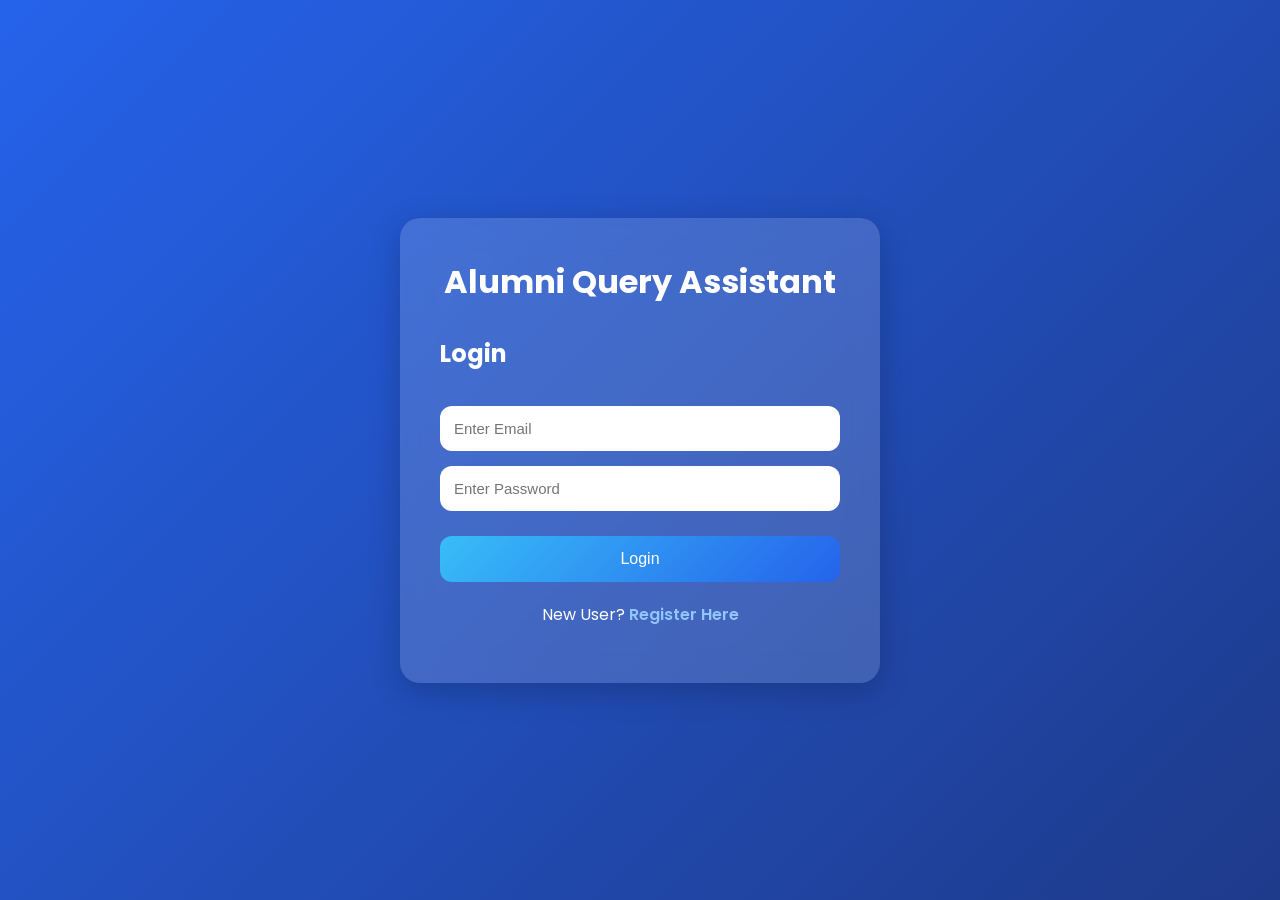
<file: Alumini_Project/Frontend/index.html>
<!DOCTYPE html>
<html lang="en">

<head>

    <meta charset="UTF-8">

    <meta name="viewport"
          content="width=device-width, initial-scale=1.0">

    <title>Login</title>

    <link rel="stylesheet" href="style.css">

</head>

<body>

    <div class="auth-container">

        <div class="auth-card">

            <h1>Alumni Query Assistant</h1>

            <!-- LOGIN FORM -->

            <div id="loginForm">

                <h2>Login</h2>

                <input
                    type="email"
                    id="loginEmail"
                    placeholder="Enter Email"
                >

                <input
                    type="password"
                    id="loginPassword"
                    placeholder="Enter Password"
                >

                <button onclick="loginStudent()">
                    Login
                </button>

                <p>
                    New User?

                    <span onclick="showRegister()">
                        Register Here
                    </span>
                </p>

            </div>

            <!-- REGISTER FORM -->

            <div id="registerForm" style="display:none;">

                <h2>Register</h2>

                <input
                    type="text"
                    id="studentName"
                    placeholder="Enter Name"
                >

                <input
                    type="email"
                    id="studentEmail"
                    placeholder="Enter Email"
                >

                <input
                    type="password"
                    id="studentPassword"
                    placeholder="Enter Password"
                >

                <input
                    type="text"
                    id="studentDepartment"
                    placeholder="Enter Department"
                >

                <button onclick="registerStudent()">
                    Register
                </button>

                <p>
                    Already have account?

                    <span onclick="showLogin()">
                        Login Here
                    </span>
                </p>

            </div>

        </div>

    </div>

    <script src="script.js"></script>

</body>
</html>
</file>
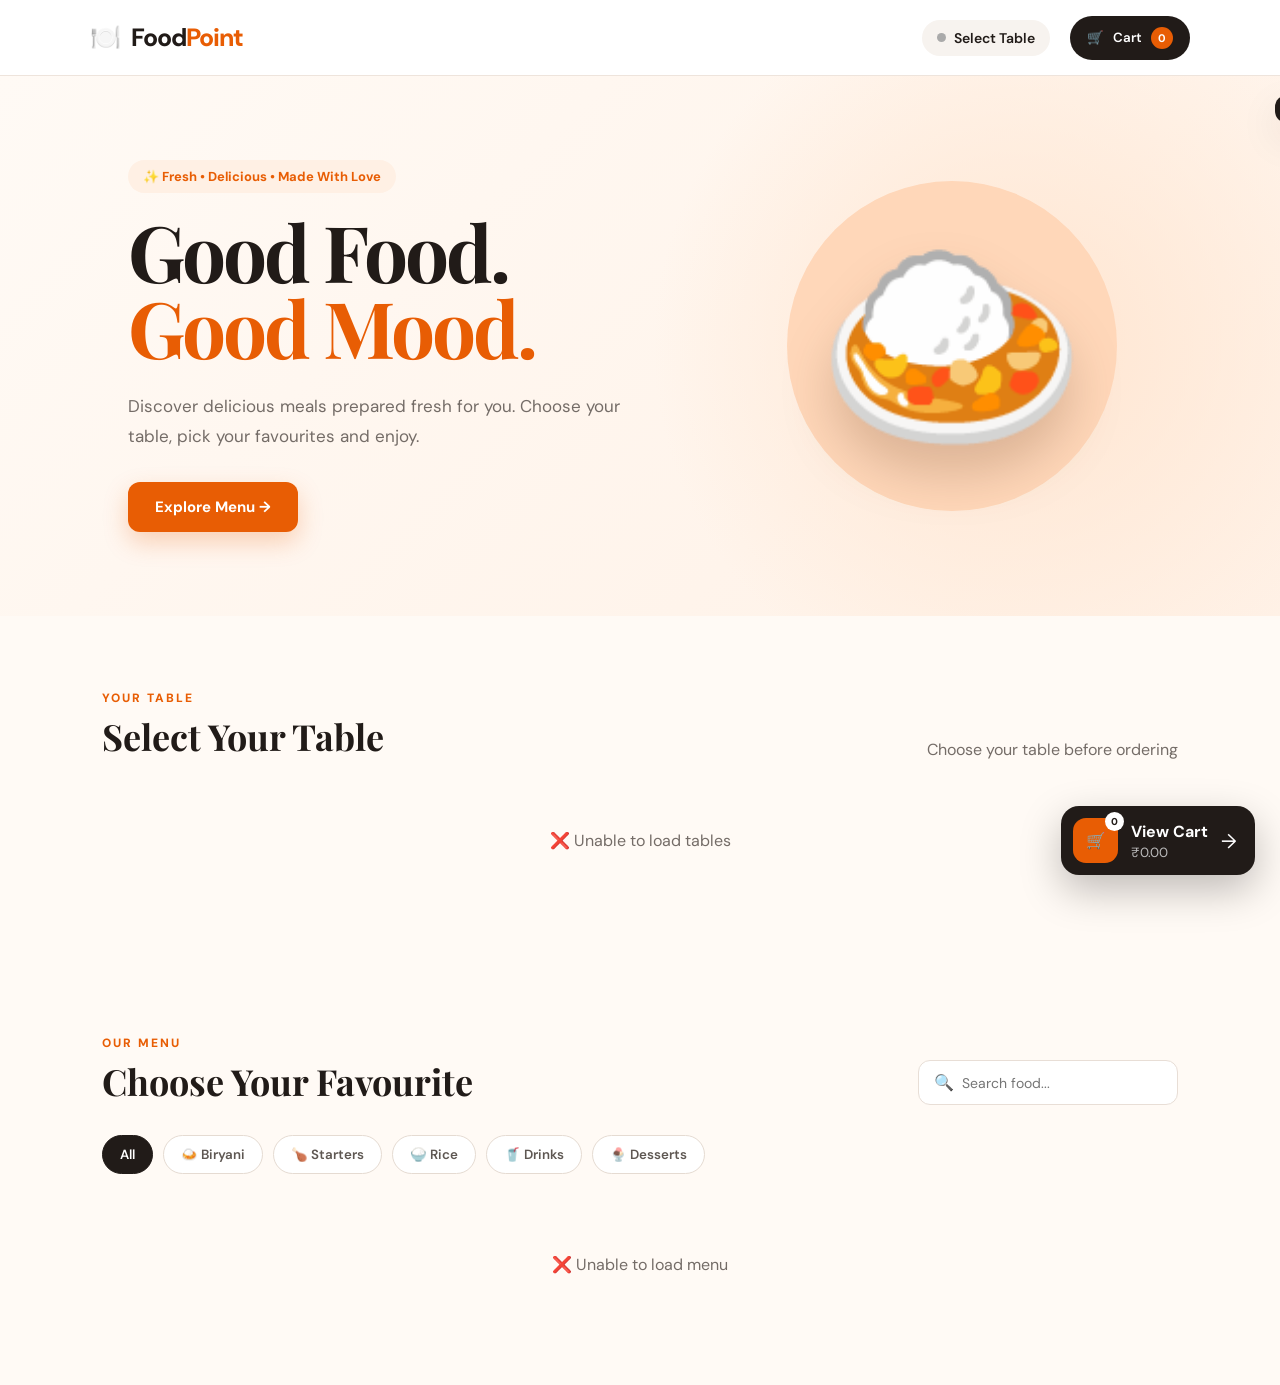
<file: Billing_system/frontend/customer/index.html>
<!-- index.html -->
<!DOCTYPE html>
<html lang="en">
<head>
    <meta charset="UTF-8">
    <meta name="viewport" content="width=device-width, initial-scale=1.0">
    <title>FoodPoint | Restaurant</title>
    <link rel="stylesheet" href="style.css">
</head>
<body>

<header class="navbar">
    <div class="logo">
        <span>🍽️</span>
        Food<span>Point</span>
    </div>

    <div class="nav-right">
        <div class="table-status">
            <span class="status-dot"></span>
            <span id="selectedTableText">Select Table</span>
        </div>

        <button class="cart-button" onclick="openCart()">
            🛒
            <span>Cart</span>
            <b id="cartCount">0</b>
        </button>
    </div>
</header>

<section class="hero">
    <div class="hero-content">
        <span class="hero-tag">✨ Fresh • Delicious • Made With Love</span>
        <h1>Good Food.<br><span>Good Mood.</span></h1>
        <p>
            Discover delicious meals prepared fresh for you.
            Choose your table, pick your favourites and enjoy.
        </p>

        <button onclick="document.getElementById('menu').scrollIntoView({behavior:'smooth'})">
            Explore Menu →
        </button>
    </div>

    <div class="hero-food">
        <div class="hero-circle"></div>
        <div class="food-emoji">🍛</div>
    </div>
</section>

<section class="table-section">
    <div class="section-title">
        <div>
            <span>YOUR TABLE</span>
            <h2>Select Your Table</h2>
        </div>
        <p>Choose your table before ordering</p>
    </div>

    <div id="tablesContainer" class="tables-container">
        <div class="loading">Loading tables...</div>
    </div>
</section>

<section class="menu-section" id="menu">

    <div class="section-title">
        <div>
            <span>OUR MENU</span>
            <h2>Choose Your Favourite</h2>
        </div>
        <div class="search-box">
            🔍
            <input
                type="text"
                id="searchInput"
                placeholder="Search food..."
                oninput="searchFoods()"
            >
        </div>
    </div>

    <div class="categories">
        <button class="category active" onclick="filterCategory('ALL', this)">
            All
        </button>

        <button class="category" onclick="filterCategory('BIRYANI', this)">
            🍛 Biryani
        </button>

        <button class="category" onclick="filterCategory('STARTERS', this)">
            🍗 Starters
        </button>

        <button class="category" onclick="filterCategory('RICE', this)">
            🍚 Rice
        </button>

        <button class="category" onclick="filterCategory('DRINKS', this)">
            🥤 Drinks
        </button>

        <button class="category" onclick="filterCategory('DESSERTS', this)">
            🍨 Desserts
        </button>
    </div>

    <div id="foodsContainer" class="food-grid">
        <div class="loading">Loading menu...</div>
    </div>

</section>

<div class="floating-cart" onclick="openCart()">
    <div class="floating-cart-icon">
        🛒
        <span id="floatingCartCount">0</span>
    </div>

    <div>
        <strong>View Cart</strong>
        <small id="floatingCartTotal">₹0.00</small>
    </div>

    <span>→</span>
</div>

<div id="cartModal" class="modal">
    <div class="modal-content cart-modal">

        <button class="close-btn" onclick="closeCart()">×</button>

        <div class="modal-header">
            <span>YOUR ORDER</span>
            <h2>Shopping Cart 🛒</h2>
        </div>

        <div id="cartItems" class="cart-items"></div>

        <div id="emptyCart" class="empty-cart">
            <div>🛒</div>
            <h3>Your cart is empty</h3>
            <p>Add some delicious food to continue.</p>
        </div>

        <div class="bill-section">
            <div>
                <span>Subtotal</span>
                <strong id="subtotal">₹0.00</strong>
            </div>

            <div>
                <span>GST (5%)</span>
                <strong id="gst">₹0.00</strong>
            </div>

            <div class="grand-total">
                <span>Total</span>
                <strong id="grandTotal">₹0.00</strong>
            </div>
        </div>

        <button
            id="placeOrderBtn"
            class="place-order-btn"
            onclick="placeOrder()"
        >
            Place Order →
        </button>

    </div>
</div>

<div id="successModal" class="modal">
    <div class="modal-content success-modal">

        <button class="close-btn" onclick="closeSuccess()">×</button>

        <div class="success-icon">✓</div>

        <h2>Order Placed!</h2>

        <p>
            Your order has been successfully sent to the kitchen.
        </p>

        <div class="success-info">
            <div>
                <span>Table</span>
                <strong id="successTable">-</strong>
            </div>

            <div>
                <span>Order Total</span>
                <strong id="successTotal">₹0.00</strong>
            </div>
        </div>

        <button onclick="closeSuccess()">Continue Ordering</button>

    </div>
</div>

<div id="toast" class="toast"></div>

<script src="script.js"></script>

</body>
</html>
</file>
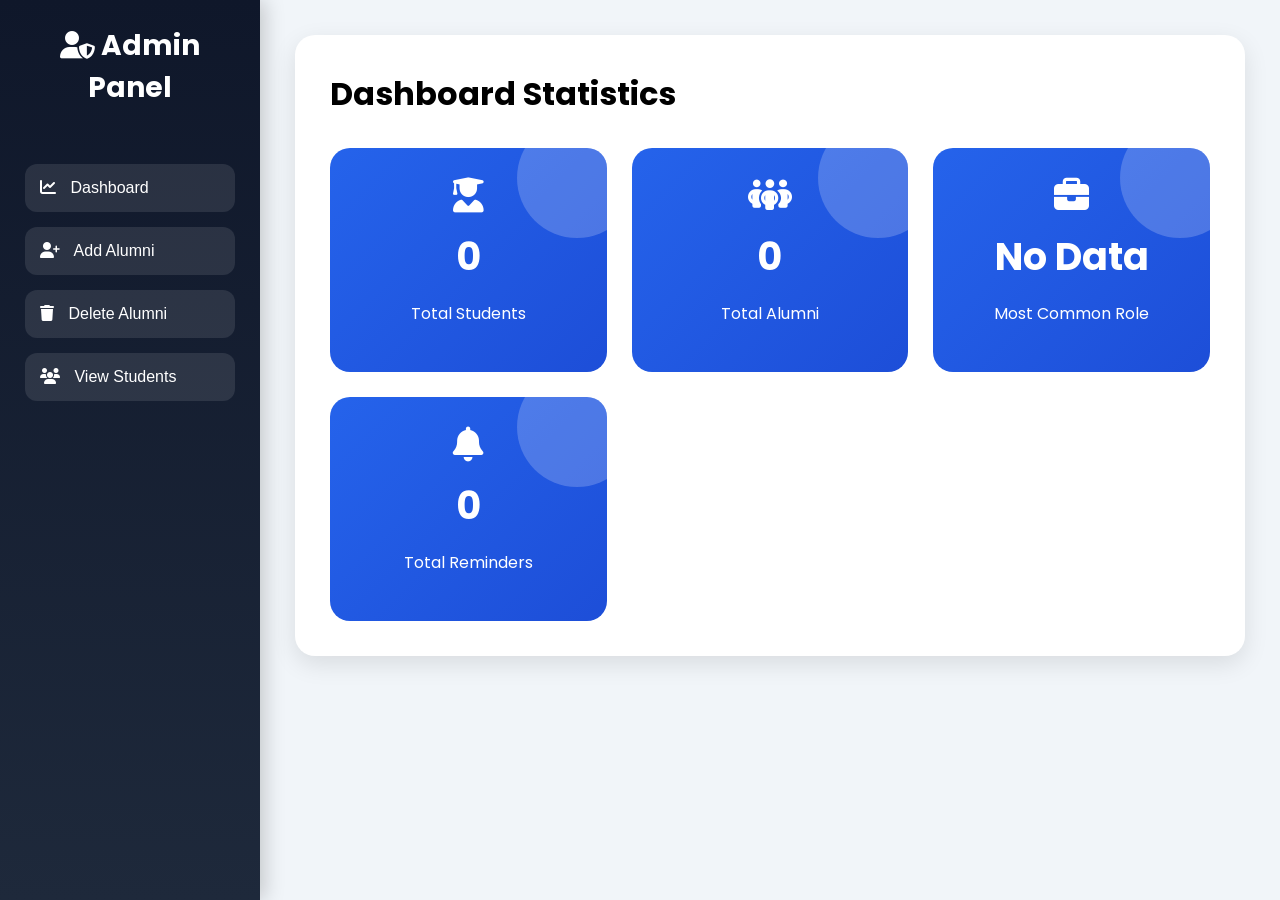
<file: Alumini_Project/Frontend/admin.html>
<!DOCTYPE html>
<html lang="en">

<head>

    <meta charset="UTF-8">

    <meta name="viewport"
          content="width=device-width, initial-scale=1.0">

    <title>Admin Dashboard</title>

    <link rel="stylesheet" href="style.css">

    <!-- ICONS -->

    <link rel="stylesheet"
          href="https://cdnjs.cloudflare.com/ajax/libs/font-awesome/6.5.1/css/all.min.css">

</head>

<body>

    <div class="admin-container">

        <!-- SIDEBAR -->

        <div class="sidebar">

            <h2>
                <i class="fa-solid fa-user-shield"></i>
                Admin Panel
            </h2>

            <button onclick="showSection('dashboardSection')">
                <i class="fa-solid fa-chart-line"></i>
                Dashboard
            </button>

            <button onclick="showSection('addSection')">
                <i class="fa-solid fa-user-plus"></i>
                Add Alumni
            </button>

            <button onclick="showSection('deleteSection')">
                <i class="fa-solid fa-trash"></i>
                Delete Alumni
            </button>

            <button onclick="showSection('studentsSection')">
                <i class="fa-solid fa-users"></i>
                View Students
            </button>

        </div>

        <!-- CONTENT -->

        <div class="content">

            <!-- DASHBOARD -->

            <div id="dashboardSection"
                 class="section active-section">

                <h1>Dashboard Statistics</h1>

                <div class="stats-container">

                    <div class="stat-card glow-card">

                        <i class="fa-solid fa-user-graduate"></i>

                        <h2 id="totalStudents">0</h2>

                        <p>Total Students</p>

                    </div>

                    <div class="stat-card glow-card">

                        <i class="fa-solid fa-people-group"></i>

                        <h2 id="totalAlumni">0</h2>

                        <p>Total Alumni</p>

                    </div>

                    <div class="stat-card glow-card">

                        <i class="fa-solid fa-briefcase"></i>

                        <h2 id="commonRole">No Data</h2>

                        <p>Most Common Role</p>

                    </div>

                    <div class="stat-card glow-card">

                        <i class="fa-solid fa-bell"></i>

                        <h2 id="totalReminders">0</h2>

                        <p>Total Reminders</p>

                    </div>

                </div>

            </div>

            <!-- ADD ALUMNI -->

            <div id="addSection"
                 class="section"
                 style="display:none;">

                <h1>Add Alumni</h1>

                <div class="form-grid">

                    <input type="text"
                           id="alumniName"
                           placeholder="Name">

                    <input type="text"
                           id="alumniCompany"
                           placeholder="Company">

                    <input type="text"
                           id="alumniRole"
                           placeholder="Role">

                    <input type="text"
                           id="alumniSkills"
                           placeholder="Skills">

                    <input type="number"
                           id="alumniBatch"
                           placeholder="Batch Year">

                    <input type="text"
                           id="alumniContact"
                           placeholder="Contact">

                </div>

                <button class="main-btn"
                        onclick="addAlumni()">
                    Add Alumni
                </button>

            </div>

            <!-- DELETE ALUMNI -->

            <div id="deleteSection"
                 class="section"
                 style="display:none;">

                <h1>Delete Alumni</h1>

                <div id="alumniList"></div>

            </div>

            <!-- STUDENTS -->

            <div id="studentsSection"
                 class="section"
                 style="display:none;">

                <h1>Registered Students</h1>

                <div id="studentsList"></div>

            </div>

        </div>

    </div>

    <script src="script.js"></script>

</body>
</html>
</file>
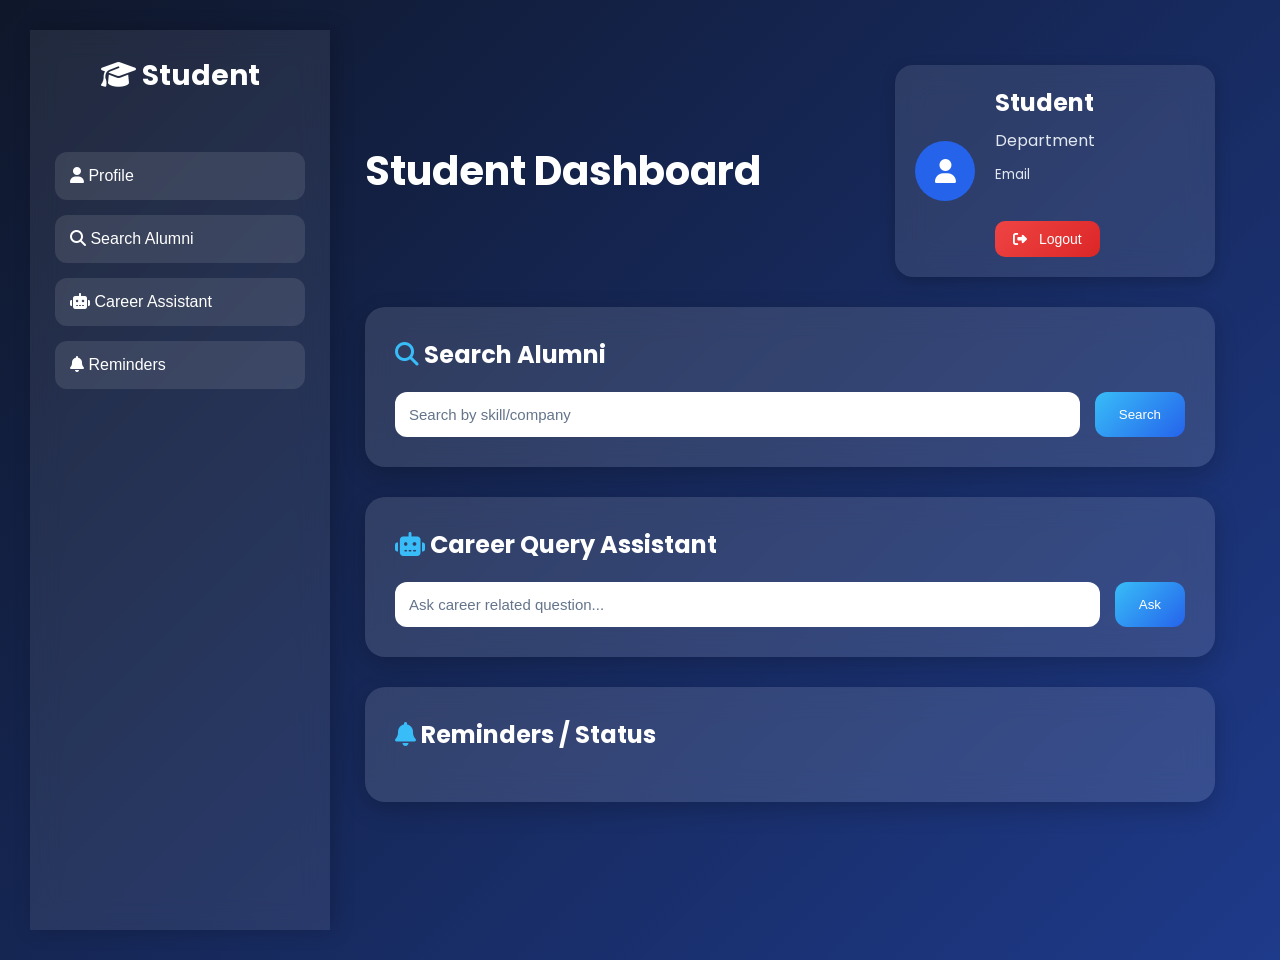
<file: Alumini_Project/Frontend/dashboard.html>
<!DOCTYPE html>
<html lang="en">

<head>

    <meta charset="UTF-8">

    <meta name="viewport"
          content="width=device-width,
                   initial-scale=1.0">

    <title>Student Dashboard</title>

    <link rel="stylesheet"
          href="style.css">

    <!-- ICONS -->

    <link rel="stylesheet"
          href="https://cdnjs.cloudflare.com/ajax/libs/font-awesome/6.5.1/css/all.min.css">

</head>

<body class="dashboard-body">

    <div class="student-layout">

        <!-- SIDEBAR -->

        <div class="student-sidebar">

            <h2>
                <i class="fa-solid fa-graduation-cap"></i>
                Student
            </h2>

            <button>
                <i class="fa-solid fa-user"></i>
                Profile
            </button>

            <button>
                <i class="fa-solid fa-magnifying-glass"></i>
                Search Alumni
            </button>

            <button>
                <i class="fa-solid fa-robot"></i>
                Career Assistant
            </button>

            <button>
                <i class="fa-solid fa-bell"></i>
                Reminders
            </button>

        </div>

        <!-- MAIN CONTENT -->

        <div class="student-content">

            <!-- TOP BAR -->

            <div class="top-bar">

                <h1>
                    Student Dashboard
                </h1>

                <!-- PROFILE -->

            <div class="profile-card">

    <div class="profile-icon">

        <i class="fa-solid fa-user"></i>

    </div>

    <div class="profile-details">

        <h3 id="profileName">
            Student
        </h3>

        <p id="profileDepartment">
            Department
        </p>

        <small id="profileEmail">
            Email
        </small>

        <br><br>

        <button
            class="logout-btn"
            onclick="logoutStudent()"
        >
            <i class="fa-solid fa-right-from-bracket"></i>

            Logout
        </button>

    </div>

</div>

            </div>

            <!-- SEARCH -->

            <div class="dashboard-card">

                <h2>
                    <i class="fa-solid fa-magnifying-glass"></i>
                    Search Alumni
                </h2>

                <div class="search-section">

                    <input
                        type="text"
                        id="searchInput"
                        placeholder="Search by skill/company"
                    >

                    <button onclick="searchAlumni()">
                        Search
                    </button>

                </div>

                <div id="results"></div>

            </div>

            <!-- CHATBOT -->

            <div class="dashboard-card">

                <h2>
                    <i class="fa-solid fa-robot"></i>
                    Career Query Assistant
                </h2>

                <div class="chat-container">

                    <input
                        type="text"
                        id="questionInput"
                        placeholder="Ask career related question..."
                    >

                    <button onclick="askQuestion()">
                        Ask
                    </button>

                </div>

                <div id="answerBox"></div>

            </div>

            <!-- REMINDERS -->

            <div class="dashboard-card">

                <h2>
                    <i class="fa-solid fa-bell"></i>
                    Reminders / Status
                </h2>

                <div id="remindersBox"></div>

            </div>

        </div>

    </div>

    <script src="script.js"></script>

</body>
</html>
</file>
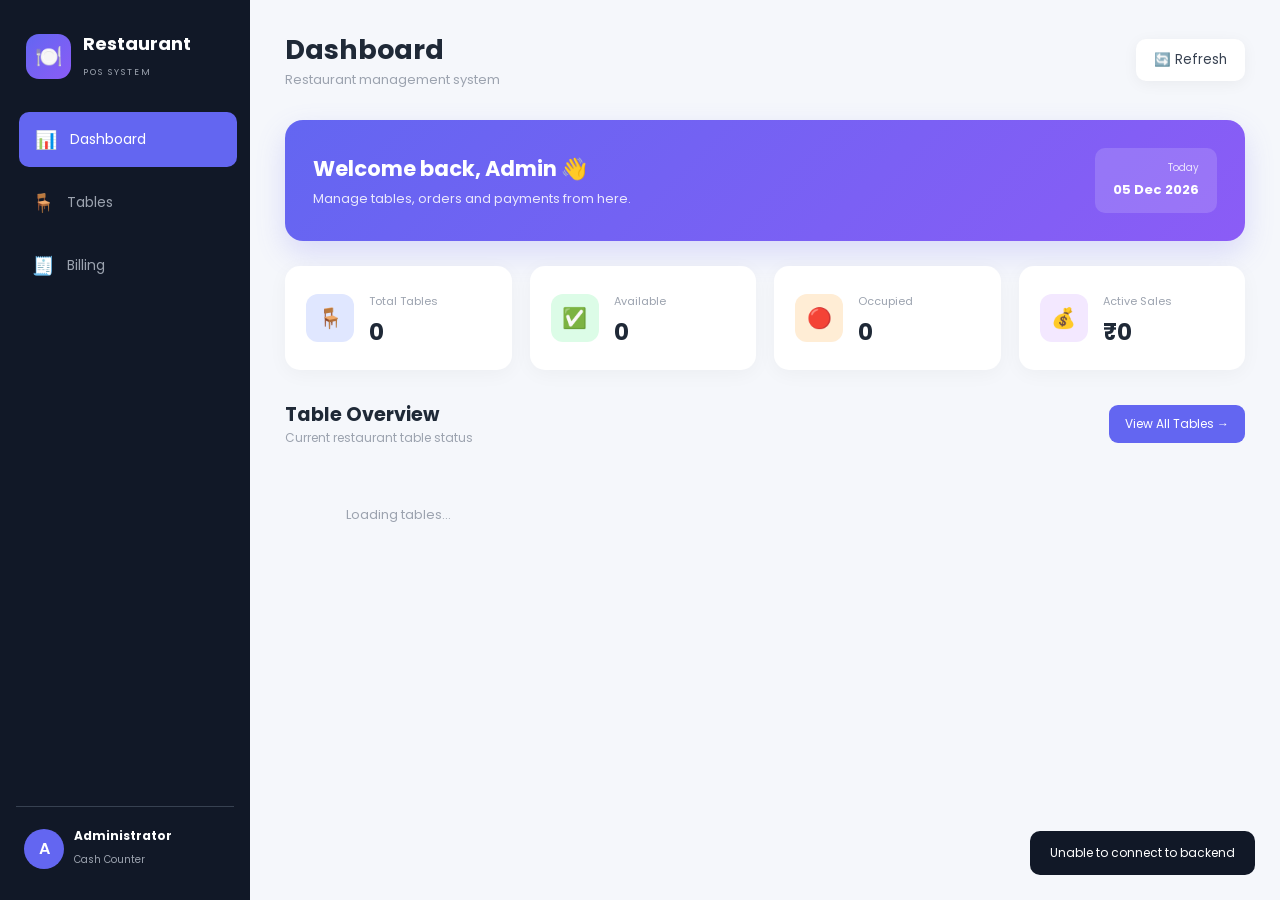
<file: Billing_system/frontend/admin/admin.html>
<!DOCTYPE html>
<html lang="en">
<head>
    <meta charset="UTF-8">
    <meta name="viewport" content="width=device-width, initial-scale=1.0">
    <title>Admin | Restaurant POS</title>

    <link rel="stylesheet" href="admin.css">
</head>

<body>

<div class="app">

    <!-- SIDEBAR -->
    <aside class="sidebar">

        <div class="logo">
            <div class="logo-icon">🍽️</div>
            <div>
                <h2>Restaurant</h2>
                <span>POS SYSTEM</span>
            </div>
        </div>

        <nav>

            <button class="nav-item active" onclick="showPage('dashboard', this)">
                <span>📊</span>
                Dashboard
            </button>

            <button class="nav-item" onclick="showPage('tables', this)">
                <span>🪑</span>
                Tables
            </button>

            <button class="nav-item" onclick="showPage('billing', this)">
                <span>🧾</span>
                Billing
            </button>

        </nav>

        <div class="sidebar-bottom">
            <div class="admin-profile">
                <div class="avatar">A</div>
                <div>
                    <strong>Administrator</strong>
                    <small>Cash Counter</small>
                </div>
            </div>
        </div>

    </aside>


    <!-- MAIN -->
    <main class="main">

        <!-- TOPBAR -->
        <header class="topbar">

            <div>
                <h1 id="pageTitle">Dashboard</h1>
                <p>Restaurant management system</p>
            </div>

            <button class="refresh-btn" onclick="loadDashboard()">
                🔄 Refresh
            </button>

        </header>


        <!-- ================= DASHBOARD ================= -->

        <section id="dashboardPage" class="page active-page">

            <div class="welcome">
                <div>
                    <h2>Welcome back, Admin 👋</h2>
                    <p>Manage tables, orders and payments from here.</p>
                </div>

                <div class="date-box">
                    <span>Today</span>
                    <strong id="currentDate"></strong>
                </div>
            </div>


            <!-- STATS -->

            <div class="stats-grid">

                <div class="stat-card">
                    <div class="stat-icon blue">🪑</div>
                    <div>
                        <span>Total Tables</span>
                        <h2 id="totalTables">0</h2>
                    </div>
                </div>

                <div class="stat-card">
                    <div class="stat-icon green">✅</div>
                    <div>
                        <span>Available</span>
                        <h2 id="availableTables">0</h2>
                    </div>
                </div>

                <div class="stat-card">
                    <div class="stat-icon orange">🔴</div>
                    <div>
                        <span>Occupied</span>
                        <h2 id="occupiedTables">0</h2>
                    </div>
                </div>

                <div class="stat-card">
                    <div class="stat-icon purple">💰</div>
                    <div>
                        <span>Active Sales</span>
                        <h2 id="activeSales">₹0</h2>
                    </div>
                </div>

            </div>


            <!-- TABLE OVERVIEW -->

            <div class="section-header">
                <div>
                    <h2>Table Overview</h2>
                    <p>Current restaurant table status</p>
                </div>

                <button onclick="showPageById('tables')">
                    View All Tables →
                </button>
            </div>

            <div id="dashboardTables" class="table-grid">
                <div class="loading">Loading tables...</div>
            </div>

        </section>


        <!-- ================= TABLES ================= -->

        <section id="tablesPage" class="page">

            <div class="page-heading">
                <div>
                    <h2>Table Dashboard</h2>
                    <p>Monitor active tables and customer orders.</p>
                </div>

                <button class="primary-btn" onclick="loadTables()">
                    🔄 Refresh Tables
                </button>
            </div>

            <div class="table-summary">

                <div>
                    <span>Available</span>
                    <strong id="tableAvailable">0</strong>
                </div>

                <div>
                    <span>Occupied</span>
                    <strong id="tableOccupied">0</strong>
                </div>

                <div>
                    <span>Total</span>
                    <strong id="tableTotal">0</strong>
                </div>

            </div>

            <div id="allTables" class="table-grid">
                <div class="loading">Loading tables...</div>
            </div>

        </section>


        <!-- ================= BILLING ================= -->

        <section id="billingPage" class="page">

            <div class="page-heading">
                <div>
                    <h2>Cash Counter</h2>
                    <p>Select an occupied table to generate the final bill.</p>
                </div>
            </div>

            <div id="billingTables" class="billing-table-list">
                <div class="loading">Loading billing information...</div>
            </div>

        </section>

    </main>

</div>


<!-- ================= TABLE MODAL ================= -->

<div id="tableModal" class="modal">

    <div class="modal-box">

        <button class="close-btn" onclick="closeModal()">×</button>

        <div class="modal-header">
            <div>
                <span class="modal-label">TABLE</span>
                <h2 id="modalTableNumber">T01</h2>
            </div>

            <span id="modalStatus" class="status-badge occupied">
                OCCUPIED
            </span>
        </div>

        <div id="modalOrders" class="modal-orders">
            Loading...
        </div>

        <div class="modal-total">
            <span>Current Total</span>
            <strong id="modalTotal">₹0</strong>
        </div>

        <button class="checkout-open-btn" onclick="openBill()">
            🧾 View Final Bill
        </button>

    </div>

</div>


<!-- ================= BILL MODAL ================= -->

<div id="billModal" class="modal">

    <div class="modal-box bill-box">

        <button class="close-btn" onclick="closeBillModal()">×</button>

        <div class="bill-header">
            <div>
                <h2>🧾 Final Bill</h2>
                <p id="billTableNumber">Table T01</p>
            </div>

            <span>RESTAURANT POS</span>
        </div>


        <div id="billItems" class="bill-items">
            Loading...
        </div>


        <div class="bill-summary">

            <div>
                <span>Subtotal</span>
                <strong id="billSubtotal">₹0</strong>
            </div>

            <div>
                <span>Tax</span>
                <strong id="billTax">₹0</strong>
            </div>

            <div>
                <span>Service Charge</span>
                <strong id="billService">₹0</strong>
            </div>

            <div class="grand-total">
                <span>Grand Total</span>
                <strong id="billGrandTotal">₹0</strong>
            </div>

        </div>


        <!-- PAYMENT -->

        <div class="payment-section">

            <h3>Payment Method</h3>

            <div class="payment-options">

                <button
                    class="payment-option"
                    onclick="selectPayment('CASH', this)">
                    💵
                    <span>Cash</span>
                </button>

                <button
                    class="payment-option"
                    onclick="selectPayment('CARD', this)">
                    💳
                    <span>Card</span>
                </button>

                <button
                    class="payment-option"
                    onclick="selectPayment('UPI', this)">
                    📱
                    <span>UPI</span>
                </button>

            </div>

        </div>


        <button
            id="checkoutBtn"
            class="complete-payment-btn"
            onclick="completeCheckout()"
            disabled>
            🔒 Select Payment Method
        </button>

    </div>

</div>


<!-- TOAST -->

<div id="toast" class="toast">
    <span id="toastMessage"></span>
</div>


<script src="admin.js"></script>

</body>
</html>
</file>
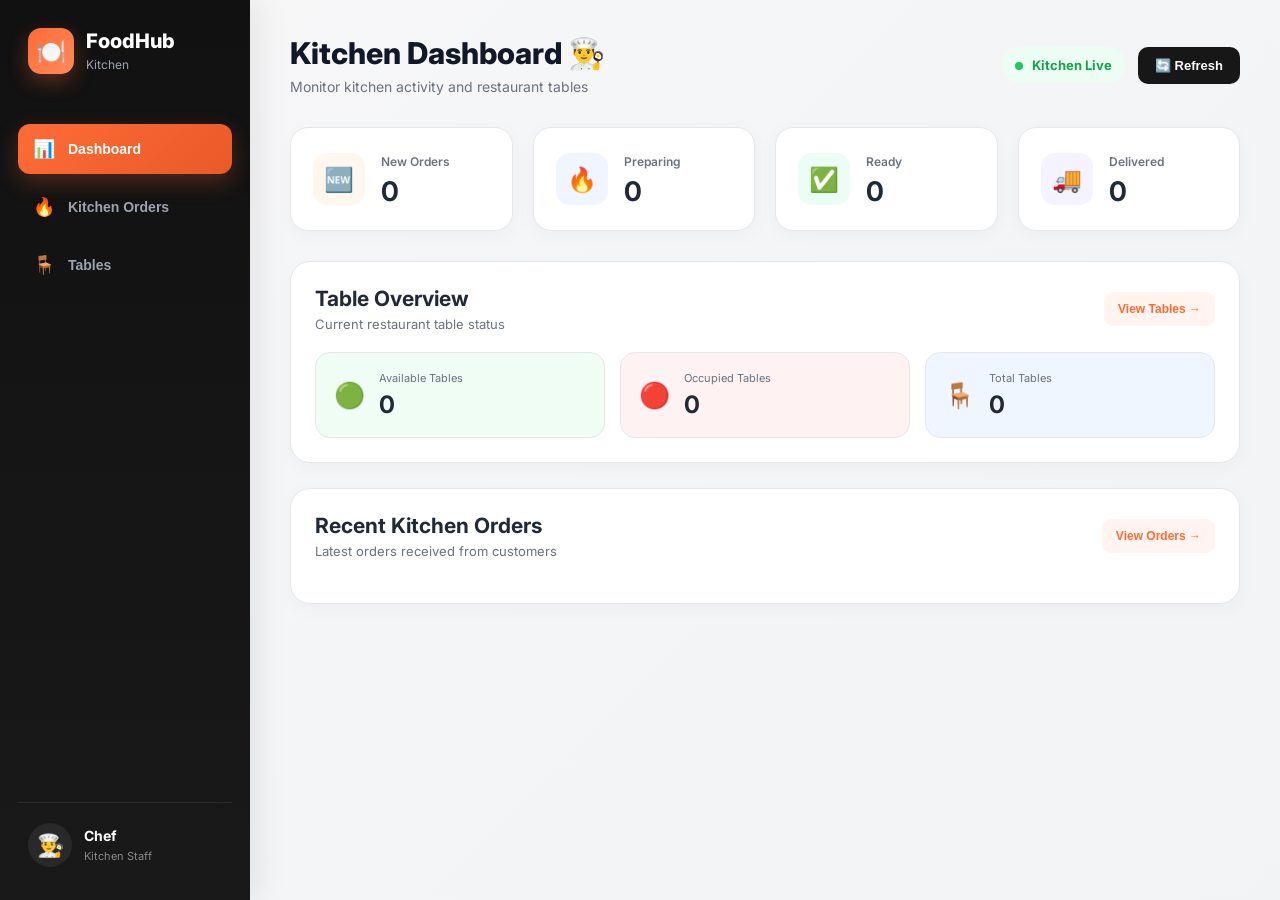
<file: Billing_system/frontend/chef/chef.html>
<!DOCTYPE html>
<html lang="en">

<head>
    <meta charset="UTF-8">
    <meta name="viewport" content="width=device-width, initial-scale=1.0">

    <title>FoodHub - Chef Dashboard</title>

    <link rel="stylesheet" href="chef.css">

    <link
        href="https://fonts.googleapis.com/css2?family=Inter:wght@400;500;600;700;800&display=swap"
        rel="stylesheet"
    >
</head>

<body>

    <!-- ================= SIDEBAR ================= -->

    <aside class="sidebar">

        <div class="logo">
            <div class="logo-icon">🍽️</div>

            <div class="logo-text">
                <h2>FoodHub</h2>
                <span>Kitchen</span>
            </div>
        </div>

        <nav class="navigation">

            <button
                class="nav-item active"
                data-page="dashboard"
                onclick="showPage('dashboard')"
            >
                <span>📊</span>
                <label>Dashboard</label>
            </button>

            <button
                class="nav-item"
                data-page="orders"
                onclick="showPage('orders')"
            >
                <span>🔥</span>
                <label>Kitchen Orders</label>
            </button>

            <button
                class="nav-item"
                data-page="tables"
                onclick="showPage('tables')"
            >
                <span>🪑</span>
                <label>Tables</label>
            </button>

        </nav>


        <!-- Chef profile -->

        <div class="chef-profile">

            <div class="chef-avatar">
                👨‍🍳
            </div>

            <div class="chef-info">
                <strong>Chef</strong>
                <small>Kitchen Staff</small>
            </div>

        </div>

    </aside>


    <!-- ================= MAIN ================= -->

    <main class="main-content">


        <!-- ================= DASHBOARD PAGE ================= -->

        <section id="dashboardPage" class="page active-page">

            <header class="top-header">

                <div>
                    <h1>Kitchen Dashboard 👨‍🍳</h1>
                    <p>Monitor kitchen activity and restaurant tables</p>
                </div>

                <div class="header-actions">

                    <div class="live-status">
                        <span class="live-dot"></span>
                        Kitchen Live
                    </div>

                    <button
                        class="refresh-btn"
                        onclick="refreshAll()"
                    >
                        🔄 Refresh
                    </button>

                </div>

            </header>


            <!-- Statistics -->

            <section class="stats-grid">

                <div class="stat-card">

                    <div class="stat-icon new-icon">
                        🆕
                    </div>

                    <div>
                        <span>New Orders</span>
                        <h2 id="newCount">0</h2>
                    </div>

                </div>


                <div class="stat-card">

                    <div class="stat-icon preparing-icon">
                        🔥
                    </div>

                    <div>
                        <span>Preparing</span>
                        <h2 id="preparingCount">0</h2>
                    </div>

                </div>


                <div class="stat-card">

                    <div class="stat-icon ready-icon">
                        ✅
                    </div>

                    <div>
                        <span>Ready</span>
                        <h2 id="readyCount">0</h2>
                    </div>

                </div>


                <div class="stat-card">

                    <div class="stat-icon delivered-icon">
                        🚚
                    </div>

                    <div>
                        <span>Delivered</span>
                        <h2 id="deliveredCount">0</h2>
                    </div>

                </div>

            </section>


            <!-- Quick table summary -->

            <section class="dashboard-panel">

                <div class="section-heading">

                    <div>
                        <h2>Table Overview</h2>
                        <p>Current restaurant table status</p>
                    </div>

                    <button
                        class="small-btn"
                        onclick="showPage('tables')"
                    >
                        View Tables →
                    </button>

                </div>

                <div class="table-summary">

                    <div class="summary-box available-box">
                        <span class="summary-icon">🟢</span>

                        <div>
                            <small>Available Tables</small>
                            <strong id="availableTableCount">0</strong>
                        </div>
                    </div>


                    <div class="summary-box occupied-box">
                        <span class="summary-icon">🔴</span>

                        <div>
                            <small>Occupied Tables</small>
                            <strong id="occupiedTableCount">0</strong>
                        </div>
                    </div>


                    <div class="summary-box total-box">
                        <span class="summary-icon">🪑</span>

                        <div>
                            <small>Total Tables</small>
                            <strong id="totalTableCount">0</strong>
                        </div>
                    </div>

                </div>

            </section>


            <!-- Recent orders -->

            <section class="dashboard-panel">

                <div class="section-heading">

                    <div>
                        <h2>Recent Kitchen Orders</h2>
                        <p>Latest orders received from customers</p>
                    </div>

                    <button
                        class="small-btn"
                        onclick="showPage('orders')"
                    >
                        View Orders →
                    </button>

                </div>


                <div
                    id="recentOrdersContainer"
                    class="recent-orders"
                ></div>

            </section>

        </section>



        <!-- ================= ORDERS PAGE ================= -->

        <section id="ordersPage" class="page">

            <header class="top-header">

                <div>
                    <h1>Kitchen Orders 🔥</h1>
                    <p>Manage customer orders from the kitchen</p>
                </div>

                <div class="header-actions">

                    <div class="live-status">
                        <span class="live-dot"></span>
                        Live
                    </div>

                    <button
                        class="refresh-btn"
                        onclick="loadOrders()"
                    >
                        🔄 Refresh
                    </button>

                </div>

            </header>


            <!-- Order controls -->

            <div class="order-controls">

                <div class="search-box">

                    <span>🔍</span>

                    <input
                        type="text"
                        id="orderSearch"
                        placeholder="Search by order or table..."
                        oninput="filterOrders()"
                    >

                </div>


                <select
                    id="statusFilter"
                    onchange="filterOrders()"
                >

                    <option value="ALL">All Orders</option>
                    <option value="NEW">New</option>
                    <option value="PREPARING">Preparing</option>
                    <option value="READY">Ready</option>
                    <option value="DELIVERED">Delivered</option>

                </select>

            </div>


            <!-- Loading -->

            <div
                id="loading"
                class="loading"
            >

                <div class="spinner"></div>

                <p>Loading kitchen orders...</p>

            </div>


            <!-- Orders -->

            <div
                id="ordersContainer"
                class="orders-container"
            ></div>


            <!-- Empty -->

            <div
                id="emptyState"
                class="empty-state hidden"
            >

                <div class="empty-icon">
                    🍳
                </div>

                <h2>No Orders Found</h2>

                <p>
                    New customer orders will appear here.
                </p>

                <button onclick="loadOrders()">
                    🔄 Check Again
                </button>

            </div>

        </section>



        <!-- ================= TABLE PAGE ================= -->

        <section id="tablesPage" class="page">

            <header class="top-header">

                <div>
                    <h1>Table Dashboard 🪑</h1>
                    <p>Monitor restaurant tables and active orders</p>
                </div>

                <div class="header-actions">

                    <div class="live-status">
                        <span class="live-dot"></span>
                        Tables Live
                    </div>

                    <button
                        class="refresh-btn"
                        onclick="loadTables()"
                    >
                        🔄 Refresh
                    </button>

                </div>

            </header>


            <!-- Table statistics -->

            <div class="table-stat-grid">

                <div class="table-stat available-stat">

                    <div class="big-stat-icon">
                        🟢
                    </div>

                    <div>
                        <span>Available</span>
                        <strong id="tableAvailable">0</strong>
                    </div>

                </div>


                <div class="table-stat occupied-stat">

                    <div class="big-stat-icon">
                        🔴
                    </div>

                    <div>
                        <span>Occupied</span>
                        <strong id="tableOccupied">0</strong>
                    </div>

                </div>


                <div class="table-stat total-stat">

                    <div class="big-stat-icon">
                        🪑
                    </div>

                    <div>
                        <span>Total Tables</span>
                        <strong id="tableTotal">0</strong>
                    </div>

                </div>

            </div>


            <!-- Table heading -->

            <div class="section-heading table-heading">

                <div>
                    <h2>Restaurant Tables</h2>
                    <p>Select a table to view its current order</p>
                </div>

                <div class="legend">

                    <span>
                        <i class="legend-dot available"></i>
                        Available
                    </span>

                    <span>
                        <i class="legend-dot occupied"></i>
                        Occupied
                    </span>

                </div>

            </div>


            <!-- Tables -->

            <div
                id="tablesContainer"
                class="tables-container"
            ></div>


            <!-- Table loading -->

            <div
                id="tableLoading"
                class="loading hidden"
            >

                <div class="spinner"></div>

                <p>Loading tables...</p>

            </div>

        </section>

    </main>


    <!-- ================= TABLE MODAL ================= -->

    <div
        id="tableModal"
        class="modal-overlay hidden"
        onclick="closeTableModal(event)"
    >

        <div
            class="table-modal"
            onclick="event.stopPropagation()"
        >

            <button
                class="close-modal"
                onclick="closeTableModal()"
            >
                ×
            </button>

            <div id="tableModalContent"></div>

        </div>

    </div>


    <!-- ================= TOAST ================= -->

    <div
        id="toast"
        class="toast"
    ></div>


    <script src="chef.js"></script>

</body>

</html>
</file>
<file: Alumini_Project/Frontend/style.css>
/* GOOGLE FONT */

@import url('https://fonts.googleapis.com/css2?family=Poppins:wght@300;400;500;600;700&display=swap');

/* GLOBAL */

body {

    margin: 0;

    padding: 0;

    font-family: 'Poppins', sans-serif;
}

h1, h2, h3 {

    margin: 0;
}

/* =========================
   LOGIN / REGISTER
========================= */

.auth-container {

    min-height: 100vh;

    display: flex;

    justify-content: center;

    align-items: center;

    background:
        linear-gradient(
            135deg,
            #2563eb,
            #1e3a8a
        );

    padding: 20px;

    box-sizing: border-box;
}

.auth-card {

    width: 400px;

    padding: 40px;

    border-radius: 20px;

    background: rgba(255,255,255,0.15);

    backdrop-filter: blur(15px);

    box-shadow:
        0px 8px 32px rgba(0,0,0,0.2);

    animation: fadeIn 0.7s ease;
}

.auth-card h1 {

    text-align: center;

    color: white;

    margin-bottom: 30px;

    font-size: 32px;
}

.auth-card h2 {

    color: white;

    margin-bottom: 20px;
}

.auth-card input {

    width: 100%;

    padding: 14px;

    margin-top: 15px;

    border: none;

    border-radius: 12px;

    outline: none;

    font-size: 15px;

    box-sizing: border-box;

    transition: 0.3s;
}

.auth-card input:focus {

    transform: scale(1.02);

    box-shadow:
        0px 0px 10px rgba(255,255,255,0.4);
}

.auth-card button {

    width: 100%;

    padding: 14px;

    margin-top: 25px;

    border: none;

    border-radius: 12px;

    background:
        linear-gradient(
            135deg,
            #38bdf8,
            #2563eb
        );

    color: white;

    font-size: 16px;

    cursor: pointer;

    transition: 0.3s;
}

.auth-card button:hover {

    transform: translateY(-3px);

    box-shadow:
        0px 8px 15px rgba(0,0,0,0.3);
}

.auth-card p {

    color: white;

    text-align: center;

    margin-top: 20px;
}

.auth-card span {

    color: #93c5fd;

    cursor: pointer;

    font-weight: 600;
}

.auth-card span:hover {

    text-decoration: underline;
}

/* =========================
   STUDENT DASHBOARD
========================= */

.dashboard-body {

    background:
        linear-gradient(
            135deg,
            #eff6ff,
            #dbeafe
        );

    min-height: 100vh;

    padding: 30px;

    box-sizing: border-box;
}

.dashboard-container {

    max-width: 1100px;

    margin: auto;
}

/* TOP BAR */

.top-bar {

    display: flex;

    justify-content: space-between;

    align-items: center;

    gap: 20px;

    flex-wrap: wrap;

    margin-bottom: 30px;
}

.top-bar h1 {

    color: #1e3a8a;

    font-size: 38px;
}

/* PROFILE CARD */

.profile-card {

    background:
        linear-gradient(
            135deg,
            #2563eb,
            #1d4ed8
        );

    color: white;

    padding: 20px;

    border-radius: 18px;

    min-width: 250px;

    box-shadow:
        0px 5px 15px rgba(0,0,0,0.2);

    transition: 0.3s;
}

.profile-card:hover {

    transform: translateY(-5px);
}

.profile-card h3 {

    font-size: 24px;
}

.profile-card p {

    margin: 8px 0;
}

/* DASHBOARD CARD */

.dashboard-card {

    background: white;

    padding: 25px;

    border-radius: 18px;

    margin-top: 25px;

    box-shadow:
        0px 5px 15px rgba(0,0,0,0.1);

    transition: 0.3s;
}

.dashboard-card:hover {

    transform: translateY(-4px);
}

.dashboard-card h2 {

    color: #1e3a8a;

    margin-bottom: 20px;
}

/* SEARCH SECTION */

.search-section {

    display: flex;

    gap: 15px;

    flex-wrap: wrap;
}

/* INPUTS */

.dashboard-card input {

    flex: 1;

    min-width: 250px;

    padding: 14px;

    border-radius: 10px;

    border: 1px solid #cbd5e1;

    outline: none;

    font-size: 15px;

    transition: 0.3s;
}

.dashboard-card input:focus {

    border-color: #2563eb;

    box-shadow:
        0px 0px 8px rgba(37,99,235,0.4);
}

/* BUTTONS */

.dashboard-card button {

    padding: 14px 24px;

    border: none;

    border-radius: 10px;

    background:
        linear-gradient(
            135deg,
            #2563eb,
            #1d4ed8
        );

    color: white;

    cursor: pointer;

    transition: 0.3s;
}

.dashboard-card button:hover {

    transform: scale(1.03);

    box-shadow:
        0px 0px 10px rgba(37,99,235,0.3);
}

/* RESULT CARD */

.result-card {

    background: #f8fafc;

    padding: 18px;

    border-radius: 14px;

    margin-top: 20px;

    border-left: 5px solid #2563eb;

    box-shadow:
        0px 2px 10px rgba(0,0,0,0.08);

    transition: 0.3s;
}

.result-card:hover {

    transform: translateY(-4px);
}

/* REMINDERS */

#remindersBox .result-card {

    background: #eff6ff;
}

/* =========================
   ADMIN PANEL
========================= */

.admin-container {

    display: flex;

    min-height: 100vh;
}

/* SIDEBAR */

.sidebar {

    width: 260px;

    background:
        linear-gradient(
            180deg,
            #0f172a,
            #1e293b
        );

    color: white;

    padding: 25px;

    box-sizing: border-box;

    position: sticky;

    top: 0;

    height: 100vh;

    box-shadow:
        4px 0px 20px rgba(0,0,0,0.2);
}

.sidebar h2 {

    text-align: center;

    margin-bottom: 40px;

    font-size: 28px;
}

.sidebar button {

    width: 100%;

    padding: 15px;

    margin-top: 15px;

    border: none;

    border-radius: 12px;

    background:
        rgba(255,255,255,0.1);

    color: white;

    font-size: 16px;

    cursor: pointer;

    transition: 0.3s;

    text-align: left;
}

.sidebar button:hover {

    transform: translateX(8px);

    background: #2563eb;

    box-shadow:
        0px 0px 15px #2563eb;
}

/* CONTENT */

.content {

    flex: 1;

    padding: 35px;

    background: #f1f5f9;
}

/* SECTION */

.section {

    background: white;

    padding: 35px;

    border-radius: 20px;

    animation: fadeIn 0.4s ease;

    box-shadow:
        0px 8px 25px rgba(0,0,0,0.1);
}

/* STATS */

.stats-container {

    display: grid;

    grid-template-columns:
        repeat(auto-fit,
        minmax(220px, 1fr));

    gap: 25px;

    margin-top: 30px;
}

.stat-card {

    background:
        linear-gradient(
            135deg,
            #2563eb,
            #1d4ed8
        );

    color: white;

    padding: 30px;

    border-radius: 20px;

    text-align: center;

    transition: 0.4s;
}

.stat-card h2 {

    font-size: 38px;

    margin-bottom: 10px;
}

.stat-card:hover {

    transform: translateY(-10px);
}

/* FORM GRID */

.form-grid {

    display: grid;

    grid-template-columns:
        repeat(auto-fit,
        minmax(250px,1fr));

    gap: 20px;

    margin-top: 20px;
}

.form-grid input {

    padding: 14px;

    border-radius: 12px;

    border: 1px solid #d1d5db;

    outline: none;
}

/* MAIN BUTTON */

.main-btn {

    margin-top: 25px;

    padding: 14px 28px;

    border: none;

    border-radius: 12px;

    background:
        linear-gradient(
            135deg,
            #2563eb,
            #1d4ed8
        );

    color: white;

    font-size: 16px;

    cursor: pointer;

    transition: 0.3s;
}

.main-btn:hover {

    transform: scale(1.05);
}

/* =========================
   ANIMATION
========================= */

@keyframes fadeIn {

    from {

        opacity: 0;

        transform: translateY(20px);
    }

    to {

        opacity: 1;

        transform: translateY(0px);
    }
}

/* =========================
   MOBILE RESPONSIVE
========================= */

@media(max-width: 768px) {

    .top-bar {

        flex-direction: column;

        align-items: flex-start;
    }

    .profile-card {

        width: 100%;
    }

    .search-section {

        flex-direction: column;
    }

    .sidebar {

        width: 100%;
        
        height: auto;

        position: relative;
    }

    .admin-container {

        flex-direction: column;
    }
}

/* GOOGLE FONT */

@import url('https://fonts.googleapis.com/css2?family=Poppins:wght@300;400;500;600;700&display=swap');

body {

    margin: 0;

    font-family: 'Poppins', sans-serif;

    background: #f1f5f9;
}

/* ADMIN LAYOUT */

.admin-container {

    display: flex;

    min-height: 100vh;
}

/* SIDEBAR */

.sidebar {

    width: 260px;

    background: linear-gradient(180deg,
                #0f172a,
                #1e293b);

    color: white;

    padding: 25px;

    box-sizing: border-box;

    position: sticky;

    top: 0;

    height: 100vh;

    box-shadow: 4px 0px 20px rgba(0,0,0,0.2);
}

.sidebar h2 {

    text-align: center;

    margin-bottom: 40px;

    font-size: 28px;
}

.sidebar button {

    width: 100%;

    padding: 15px;

    margin-top: 15px;

    border: none;

    border-radius: 12px;

    background: rgba(255,255,255,0.1);

    color: white;

    font-size: 16px;

    cursor: pointer;

    transition: 0.3s;

    text-align: left;
}

.sidebar button i {

    margin-right: 10px;
}

.sidebar button:hover {

    transform: translateX(8px);

    background: #2563eb;

    box-shadow: 0px 0px 15px #2563eb;
}

/* CONTENT */

.content {

    flex: 1;

    padding: 35px;
}

/* SECTION */

.section {

    background: white;

    padding: 35px;

    border-radius: 20px;

    animation: fadeIn 0.4s ease;

    box-shadow: 0px 8px 25px rgba(0,0,0,0.1);
}

/* STATS */

.stats-container {

    display: grid;

    grid-template-columns: repeat(auto-fit, minmax(220px, 1fr));

    gap: 25px;

    margin-top: 30px;
}

.stat-card {

    background: linear-gradient(135deg,
                #2563eb,
                #1d4ed8);

    color: white;

    padding: 30px;

    border-radius: 20px;

    text-align: center;

    transition: 0.4s;

    position: relative;

    overflow: hidden;
}

.stat-card i {

    font-size: 35px;

    margin-bottom: 15px;
}

.stat-card h2 {

    font-size: 38px;

    margin: 0;
}

.stat-card:hover {

    transform: translateY(-10px) scale(1.03);
}

.glow-card::before {

    content: '';

    position: absolute;

    width: 120px;

    height: 120px;

    background: rgba(255,255,255,0.2);

    border-radius: 50%;

    top: -30px;

    right: -30px;
}

/* FORM */

.form-grid {

    display: grid;

    grid-template-columns: repeat(auto-fit, minmax(250px, 1fr));

    gap: 20px;

    margin-top: 20px;
}

.form-grid input {

    padding: 14px;

    border-radius: 12px;

    border: 1px solid #d1d5db;

    outline: none;

    transition: 0.3s;

    font-size: 15px;
}

.form-grid input:focus {

    border-color: #2563eb;

    box-shadow: 0px 0px 10px rgba(37,99,235,0.4);
}

/* BUTTON */

.main-btn {

    margin-top: 25px;

    padding: 14px 28px;

    border: none;

    border-radius: 12px;

    background: linear-gradient(135deg,
                #2563eb,
                #1d4ed8);

    color: white;

    font-size: 16px;

    cursor: pointer;

    transition: 0.3s;
}

.main-btn:hover {

    transform: scale(1.05);

    box-shadow: 0px 0px 15px #2563eb;
}

/* RESULT CARD */

.result-card {

    margin-top: 20px;

    background: #f8fafc;

    padding: 20px;

    border-radius: 15px;

    border-left: 5px solid #2563eb;

    transition: 0.3s;
}

.result-card:hover {

    transform: translateY(-5px);

    box-shadow: 0px 6px 15px rgba(0,0,0,0.1);
}

/* ANIMATION */

@keyframes fadeIn {

    from {

        opacity: 0;

        transform: translateY(20px);
    }

    to {

        opacity: 1;

        transform: translateY(0px);
    }
}

/* DELETE BUTTON */

.delete-btn {

    background:
        linear-gradient(
            135deg,
            #ef4444,
            #dc2626
        );

    color: white;

    border: none;

    padding: 12px 20px;

    border-radius: 10px;

    cursor: pointer;

    margin-top: 15px;

    transition: 0.3s;

    font-weight: 600;
}

.delete-btn:hover {

    transform: scale(1.05);

    box-shadow:
        0px 0px 12px rgba(239,68,68,0.5);
}

/* =========================
   MODERN STUDENT DASHBOARD
========================= */

.dashboard-body {

    margin: 0;

    font-family: 'Poppins', sans-serif;

    background:
        linear-gradient(
            135deg,
            #0f172a,
            #1e3a8a
        );

    min-height: 100vh;
}

/* LAYOUT */

.student-layout {

    display: flex;

    min-height: 100vh;
}

/* SIDEBAR */

.student-sidebar {

    width: 250px;

    background:
        rgba(255,255,255,0.08);

    backdrop-filter: blur(15px);

    padding: 25px;

    color: white;

    box-shadow:
        4px 0px 20px rgba(0,0,0,0.2);
}

.student-sidebar h2 {

    text-align: center;

    margin-bottom: 40px;

    font-size: 28px;
}

.student-sidebar button {

    width: 100%;

    padding: 15px;

    margin-top: 15px;

    border: none;

    border-radius: 12px;

    background:
        rgba(255,255,255,0.1);

    color: white;

    font-size: 16px;

    cursor: pointer;

    transition: 0.3s;

    text-align: left;
}

.student-sidebar button:hover {

    transform: translateX(8px);

    background: #2563eb;
}

/* CONTENT */

.student-content {

    flex: 1;

    padding: 35px;
}

/* TOP BAR */

.top-bar {

    display: flex;

    justify-content: space-between;

    align-items: center;

    flex-wrap: wrap;

    gap: 20px;
}

.top-bar h1 {

    color: white;

    font-size: 40px;
}

/* PROFILE CARD */

.profile-card {

    background:
        rgba(255,255,255,0.1);

    backdrop-filter: blur(15px);

    color: white;

    padding: 20px;

    border-radius: 18px;

    display: flex;

    align-items: center;

    gap: 20px;

    min-width: 280px;

    transition: 0.3s;
}

.profile-card:hover {

    transform: translateY(-5px);
}

.profile-icon {

    width: 60px;

    height: 60px;

    border-radius: 50%;

    background: #2563eb;

    display: flex;

    justify-content: center;

    align-items: center;

    font-size: 24px;
}

/* CARDS */

.dashboard-card {

    margin-top: 30px;

    background:
        rgba(255,255,255,0.12);

    backdrop-filter: blur(15px);

    padding: 30px;

    border-radius: 20px;

    color: white;

    box-shadow:
        0px 8px 25px rgba(0,0,0,0.2);

    transition: 0.3s;
}

.dashboard-card:hover {

    transform: translateY(-5px);
}

.dashboard-card h2 {

    margin-bottom: 20px;
}

/* SEARCH */

.search-section,
.chat-container {

    display: flex;

    gap: 15px;

    flex-wrap: wrap;
}

/* INPUT */

.dashboard-card input {

    flex: 1;

    min-width: 250px;

    padding: 14px;

    border: none;

    border-radius: 12px;

    outline: none;

    font-size: 15px;
}

/* BUTTON */

.dashboard-card button {

    padding: 14px 24px;

    border: none;

    border-radius: 12px;

    background:
        linear-gradient(
            135deg,
            #38bdf8,
            #2563eb
        );

    color: white;

    cursor: pointer;

    transition: 0.3s;
}

.dashboard-card button:hover {

    transform: scale(1.05);

    box-shadow:
        0px 0px 15px rgba(56,189,248,0.5);
}

/* RESULT CARD */

.result-card {

    background:
        rgba(255,255,255,0.12);

    padding: 18px;

    border-radius: 15px;

    margin-top: 20px;

    border-left: 5px solid #38bdf8;

    color: white;

    transition: 0.3s;
}

.result-card:hover {

    transform: translateY(-4px);
}

/* MOBILE */

@media(max-width: 768px) {

    .student-layout {

        flex-direction: column;
    }

    .student-sidebar {

        width: 100%;
    }

    .top-bar {

        flex-direction: column;

        align-items: flex-start;
    }
}

/* FIX TEXT VISIBILITY */

/* ALL HEADINGS */

.dashboard-card h2 {

    color: white;
}

/* REMINDER TEXT */

/* REMINDER CARD FIX */

#remindersBox .result-card {

    background:
        linear-gradient(
            135deg,
            #1e40af,
            #2563eb
        );

    color: white;

    font-size: 16px;

    font-weight: 500;

    padding: 18px;

    border-radius: 14px;

    margin-top: 15px;

    box-shadow:
        0px 4px 12px rgba(0,0,0,0.2);

    border-left: 5px solid #38bdf8;
}

/* REMINDER TEXT */

#remindersBox .result-card p {

    margin: 0;

    color: white;
}

/* CHATBOT ANSWER */

#answerBox .result-card {

    color: white;
}

/* SEARCH RESULT TEXT */

#results .result-card {

    color: white;
}

/* PROFILE TEXT */

.profile-card p,
.profile-card small {

    color: #e2e8f0;
}

/* INPUT PLACEHOLDER */

.dashboard-card input::placeholder {

    color: #64748b;
}

/* ICON COLORS */

.dashboard-card i {

    color: #38bdf8;
}

/* LOGOUT BUTTON */

.logout-btn {

    margin-top: 10px;

    padding: 10px 18px;

    border: none;

    border-radius: 10px;

    background:
        linear-gradient(
            135deg,
            #ef4444,
            #dc2626
        );

    color: white;

    cursor: pointer;

    font-size: 14px;

    transition: 0.3s;
}

.logout-btn:hover {

    transform: scale(1.05);

    box-shadow:
        0px 0px 12px rgba(239,68,68,0.5);
}

.logout-btn i {

    margin-right: 8px;
}

/* ADMIN TEXT FIX */

#alumniList .result-card,
#studentsList .result-card {

    background: white;

    color: #1e293b;
}

/* HEADINGS */

#alumniList .result-card h3,
#studentsList .result-card h3 {

    color: #2563eb;
}

/* PARAGRAPH TEXT */

#alumniList .result-card p,
#studentsList .result-card p {

    color: #334155;
}

/* DELETE BUTTON FIX */

#alumniList .delete-btn {

    color: rgb(185, 13, 13);
}

/* DELETE BUTTON */

.delete-btn {

    margin-top: 15px;

    padding: 12px 20px;

    border: none;

    border-radius: 12px;

    background:
        linear-gradient(
            135deg,
            #ef4444,
            #dc2626
        );

    color: #fef08a;

    font-size: 15px;

    font-weight: 600;

    cursor: pointer;

    transition: 0.3s;
}

.delete-btn:hover {

    transform: scale(1.05);

    box-shadow:
        0px 0px 15px rgba(239,68,68,0.5);

    color: white;
}

.delete-btn i {

    margin-right: 8px;

    color: white;
}
</file>
<file: Billing_system/frontend/customer/style.css>
/* style.css */

@import url('https://fonts.googleapis.com/css2?family=DM+Sans:wght@400;500;600;700&family=Playfair+Display:wght@600;700&display=swap');

* {
    margin: 0;
    padding: 0;
    box-sizing: border-box;
}

:root {
    --primary: #e85d04;
    --primary-dark: #c24100;
    --cream: #fffaf5;
    --dark: #211b18;
    --gray: #746c67;
    --light: #f5eee8;
    --white: #ffffff;
    --green: #2e9d62;
    --shadow: 0 15px 40px rgba(53, 33, 20, 0.10);
}

body {
    font-family: "DM Sans", sans-serif;
    background: var(--cream);
    color: var(--dark);
}

button,
input {
    font-family: inherit;
}

button {
    cursor: pointer;
}

.navbar {
    height: 76px;
    padding: 0 7%;
    display: flex;
    align-items: center;
    justify-content: space-between;
    background: rgba(255,255,255,0.96);
    border-bottom: 1px solid #eee4dc;
    position: sticky;
    top: 0;
    z-index: 100;
    backdrop-filter: blur(15px);
}

.logo {
    font-size: 25px;
    font-weight: 800;
    letter-spacing: -1px;
}

.logo span:last-child {
    color: var(--primary);
}

.logo > span:first-child {
    margin-right: 6px;
}

.nav-right {
    display: flex;
    align-items: center;
    gap: 20px;
}

.table-status {
    display: flex;
    align-items: center;
    gap: 8px;
    padding: 9px 15px;
    border-radius: 30px;
    background: #f7f3ef;
    font-size: 14px;
    font-weight: 600;
}

.status-dot {
    width: 9px;
    height: 9px;
    background: #aaa;
    border-radius: 50%;
}

.cart-button {
    border: none;
    background: var(--dark);
    color: white;
    border-radius: 30px;
    padding: 11px 17px;
    display: flex;
    align-items: center;
    gap: 9px;
    font-weight: 600;
}

.cart-button b {
    min-width: 22px;
    height: 22px;
    border-radius: 50%;
    display: grid;
    place-items: center;
    background: var(--primary);
    font-size: 11px;
}

.hero {
    min-height: 500px;
    padding: 70px 10%;
    display: flex;
    align-items: center;
    justify-content: space-between;
    overflow: hidden;
    background:
        radial-gradient(circle at 80% 50%, #ffe5d0 0, transparent 35%),
        linear-gradient(135deg, #fffaf5, #fff1e6);
}

.hero-content {
    max-width: 590px;
}

.hero-tag {
    display: inline-block;
    color: var(--primary);
    background: #fff0e4;
    padding: 8px 15px;
    border-radius: 30px;
    font-size: 13px;
    font-weight: 700;
    margin-bottom: 20px;
}

.hero h1 {
    font-family: "Playfair Display", serif;
    font-size: clamp(48px, 7vw, 78px);
    line-height: .98;
    letter-spacing: -3px;
    margin-bottom: 25px;
}

.hero h1 span {
    color: var(--primary);
}

.hero p {
    color: var(--gray);
    line-height: 1.8;
    font-size: 17px;
    max-width: 500px;
    margin-bottom: 30px;
}

.hero button {
    background: var(--primary);
    border: none;
    color: white;
    padding: 15px 27px;
    border-radius: 12px;
    font-weight: 700;
    font-size: 15px;
    box-shadow: 0 10px 25px rgba(232,93,4,.25);
    transition: .3s;
}

.hero button:hover {
    background: var(--primary-dark);
    transform: translateY(-3px);
}

.hero-food {
    position: relative;
    width: 400px;
    height: 400px;
    display: grid;
    place-items: center;
}

.hero-circle {
    position: absolute;
    width: 330px;
    height: 330px;
    border-radius: 50%;
    background: #ffd7b9;
}

.food-emoji {
    position: relative;
    font-size: 220px;
    filter: drop-shadow(0 30px 25px rgba(80,40,10,.2));
    animation: floatFood 4s ease-in-out infinite;
}

@keyframes floatFood {
    0%,100% {
        transform: translateY(0) rotate(-3deg);
    }
    50% {
        transform: translateY(-15px) rotate(3deg);
    }
}

.table-section,
.menu-section {
    padding: 70px 8%;
}

.section-title {
    display: flex;
    justify-content: space-between;
    align-items: end;
    gap: 20px;
    margin-bottom: 30px;
}

.section-title > div > span,
.modal-header span {
    color: var(--primary);
    font-size: 12px;
    font-weight: 800;
    letter-spacing: 2px;
}

.section-title h2 {
    font-family: "Playfair Display", serif;
    font-size: 36px;
    margin-top: 5px;
}

.section-title p {
    color: var(--gray);
}

.tables-container {
    display: grid;
    grid-template-columns: repeat(auto-fit, minmax(145px, 1fr));
    gap: 18px;
}

.table-card {
    background: white;
    border: 2px solid #eee5dd;
    border-radius: 18px;
    padding: 23px 15px;
    text-align: center;
    transition: .3s;
}

.table-card:hover {
    transform: translateY(-5px);
    box-shadow: var(--shadow);
}

.table-card.selected {
    border-color: var(--primary);
    background: #fff6ef;
}

.table-card.occupied {
    opacity: .55;
    cursor: not-allowed;
}

.table-icon {
    font-size: 35px;
    margin-bottom: 10px;
}

.table-number {
    font-size: 17px;
    font-weight: 800;
}

.table-state {
    font-size: 12px;
    margin-top: 5px;
    font-weight: 700;
    color: var(--green);
}

.table-card.occupied .table-state {
    color: #d34b4b;
}

.search-box {
    display: flex;
    align-items: center;
    gap: 8px;
    background: white;
    border: 1px solid #e8ded6;
    border-radius: 12px;
    padding: 11px 15px;
    width: 260px;
}

.search-box input {
    width: 100%;
    border: none;
    outline: none;
    font-size: 14px;
}

.categories {
    display: flex;
    gap: 10px;
    overflow-x: auto;
    padding-bottom: 10px;
    margin-bottom: 30px;
}

.category {
    border: 1px solid #e5dbd2;
    background: white;
    padding: 10px 17px;
    border-radius: 30px;
    white-space: nowrap;
    font-weight: 600;
    color: #5e5752;
    transition: .25s;
}

.category:hover,
.category.active {
    background: var(--dark);
    color: white;
    border-color: var(--dark);
}

.food-grid {
    display: grid;
    grid-template-columns: repeat(auto-fill, minmax(230px, 1fr));
    gap: 24px;
}

.food-card {
    background: white;
    border-radius: 20px;
    overflow: hidden;
    box-shadow: 0 5px 20px rgba(40,25,15,.05);
    border: 1px solid #eee6df;
    transition: .3s;
}

.food-card:hover {
    transform: translateY(-7px);
    box-shadow: var(--shadow);
}

.food-image {
    height: 190px;
    background: linear-gradient(135deg, #fff0e2, #ffe0c7);
    display: grid;
    place-items: center;
    overflow: hidden;
}

.food-image img {
    width: 100%;
    height: 100%;
    object-fit: cover;
}

.food-fallback {
    font-size: 75px;
}

.food-info {
    padding: 18px;
}

.food-category {
    color: var(--primary);
    text-transform: uppercase;
    font-size: 10px;
    font-weight: 800;
    letter-spacing: 1.5px;
}

.food-name {
    font-size: 18px;
    font-weight: 800;
    margin: 6px 0 12px;
}

.food-bottom {
    display: flex;
    align-items: center;
    justify-content: space-between;
}

.food-price {
    font-size: 18px;
    font-weight: 800;
}

.add-btn {
    width: 38px;
    height: 38px;
    border-radius: 12px;
    border: none;
    background: var(--primary);
    color: white;
    font-size: 22px;
    transition: .25s;
}

.add-btn:hover {
    transform: scale(1.08);
    background: var(--primary-dark);
}

.floating-cart {
    position: fixed;
    right: 25px;
    bottom: 25px;
    background: var(--dark);
    color: white;
    border-radius: 18px;
    padding: 12px 18px 12px 12px;
    display: flex;
    align-items: center;
    gap: 13px;
    min-width: 190px;
    cursor: pointer;
    box-shadow: 0 15px 40px rgba(0,0,0,.25);
    z-index: 90;
}

.floating-cart-icon {
    width: 45px;
    height: 45px;
    background: var(--primary);
    border-radius: 13px;
    display: grid;
    place-items: center;
    position: relative;
}

.floating-cart-icon span {
    position: absolute;
    top: -6px;
    right: -6px;
    width: 19px;
    height: 19px;
    background: white;
    color: var(--dark);
    border-radius: 50%;
    display: grid;
    place-items: center;
    font-size: 10px;
    font-weight: 800;
}

.floating-cart strong,
.floating-cart small {
    display: block;
}

.floating-cart small {
    margin-top: 2px;
    color: #bbb;
}

.floating-cart > span:last-child {
    margin-left: auto;
    font-size: 20px;
}

.modal {
    position: fixed;
    inset: 0;
    background: rgba(25,18,14,.6);
    backdrop-filter: blur(5px);
    display: none;
    align-items: center;
    justify-content: center;
    padding: 20px;
    z-index: 200;
}

.modal.show {
    display: flex;
}

.modal-content {
    background: white;
    width: min(520px, 100%);
    max-height: 90vh;
    overflow-y: auto;
    border-radius: 24px;
    padding: 30px;
    position: relative;
    animation: modalIn .25s ease;
}

@keyframes modalIn {
    from {
        opacity: 0;
        transform: translateY(20px) scale(.97);
    }

    to {
        opacity: 1;
        transform: none;
    }
}

.close-btn {
    position: absolute;
    right: 20px;
    top: 18px;
    width: 35px;
    height: 35px;
    border: none;
    border-radius: 50%;
    background: #f5f0ec;
    font-size: 24px;
}

.modal-header {
    margin-bottom: 25px;
}

.modal-header h2 {
    font-family: "Playfair Display", serif;
    font-size: 30px;
    margin-top: 4px;
}

.cart-items {
    display: flex;
    flex-direction: column;
    gap: 12px;
}

.cart-item {
    display: flex;
    align-items: center;
    gap: 13px;
    padding: 12px;
    border-radius: 14px;
    background: #faf7f4;
}

.cart-item-image {
    width: 55px;
    height: 55px;
    border-radius: 12px;
    background: #ffe5d2;
    display: grid;
    place-items: center;
    font-size: 28px;
    overflow: hidden;
}

.cart-item-image img {
    width: 100%;
    height: 100%;
    object-fit: cover;
}

.cart-item-info {
    flex: 1;
}

.cart-item-info strong,
.cart-item-info small {
    display: block;
}

.cart-item-info small {
    color: var(--gray);
    margin-top: 3px;
}

.quantity {
    display: flex;
    align-items: center;
    gap: 8px;
}

.quantity button {
    border: none;
    width: 27px;
    height: 27px;
    border-radius: 8px;
    background: white;
    font-weight: bold;
}

.bill-section {
    border-top: 1px solid #eee3db;
    margin-top: 22px;
    padding-top: 18px;
}

.bill-section > div {
    display: flex;
    justify-content: space-between;
    margin-bottom: 10px;
    color: var(--gray);
}

.grand-total {
    color: var(--dark) !important;
    font-size: 19px;
    padding-top: 12px;
    border-top: 1px dashed #ddd;
}

.grand-total strong {
    color: var(--primary);
}

.place-order-btn,
.success-modal button {
    width: 100%;
    margin-top: 15px;
    padding: 15px;
    border: none;
    border-radius: 12px;
    background: var(--primary);
    color: white;
    font-weight: 800;
    font-size: 15px;
}

.place-order-btn:disabled {
    opacity: .5;
    cursor: not-allowed;
}

.empty-cart {
    text-align: center;
    padding: 35px 10px;
    color: var(--gray);
}

.empty-cart div {
    font-size: 55px;
    margin-bottom: 10px;
}

.empty-cart h3 {
    color: var(--dark);
    margin-bottom: 5px;
}

.success-modal {
    text-align: center;
    padding: 45px 30px;
}

.success-icon {
    width: 80px;
    height: 80px;
    border-radius: 50%;
    background: #dcf7e8;
    color: var(--green);
    display: grid;
    place-items: center;
    font-size: 45px;
    font-weight: bold;
    margin: 0 auto 20px;
}

.success-modal h2 {
    font-family: "Playfair Display", serif;
    font-size: 32px;
}

.success-modal > p {
    color: var(--gray);
    margin: 10px auto 25px;
    max-width: 350px;
}

.success-info {
    display: grid;
    grid-template-columns: 1fr 1fr;
    gap: 12px;
}

.success-info div {
    padding: 15px;
    border-radius: 12px;
    background: #faf7f4;
}

.success-info span,
.success-info strong {
    display: block;
}

.success-info span {
    color: var(--gray);
    font-size: 12px;
    margin-bottom: 5px;
}

.toast {
    position: fixed;
    right: 25px;
    top: 95px;
    background: var(--dark);
    color: white;
    padding: 14px 20px;
    border-radius: 12px;
    transform: translateX(150%);
    transition: .35s;
    z-index: 300;
    box-shadow: var(--shadow);
}

.toast.show {
    transform: translateX(0);
}

.loading {
    grid-column: 1/-1;
    text-align: center;
    padding: 40px;
    color: var(--gray);
}

@media(max-width: 800px) {
    .hero {
        padding: 55px 7%;
    }

    .hero-food {
        display: none;
    }

    .section-title {
        align-items: flex-start;
        flex-direction: column;
    }

    .search-box {
        width: 100%;
    }
}

@media(max-width: 600px) {
    .navbar {
        padding: 0 5%;
    }

    .table-status {
        display: none;
    }

    .cart-button span {
        display: none;
    }

    .hero h1 {
        font-size: 52px;
    }

    .table-section,
    .menu-section {
        padding: 45px 5%;
    }

    .food-grid {
        grid-template-columns: 1fr 1fr;
        gap: 12px;
    }

    .food-image {
        height: 140px;
    }

    .food-info {
        padding: 12px;
    }

    .food-name {
        font-size: 15px;
    }

    .food-price {
        font-size: 15px;
    }

    .floating-cart {
        right: 12px;
        bottom: 12px;
        left: 12px;
        justify-content: center;
    }
}
</file>
<file: Billing_system/frontend/admin/admin.css>
@import url('https://fonts.googleapis.com/css2?family=Poppins:wght@300;400;500;600;700&display=swap');

* {
    margin: 0;
    padding: 0;
    box-sizing: border-box;
}

body {
    font-family: 'Poppins', sans-serif;
    background: #f5f7fb;
    color: #1f2937;
}

button {
    font-family: inherit;
    cursor: pointer;
    border: none;
}

.app {
    display: flex;
    min-height: 100vh;
}


/* ================= SIDEBAR ================= */

.sidebar {
    width: 250px;
    min-height: 100vh;
    background: #111827;
    color: white;
    position: fixed;
    left: 0;
    top: 0;
    bottom: 0;
    display: flex;
    flex-direction: column;
    padding: 25px 16px;
}

.logo {
    display: flex;
    align-items: center;
    gap: 12px;
    padding: 5px 10px 30px;
}

.logo-icon {
    width: 45px;
    height: 45px;
    background: linear-gradient(135deg, #6366f1, #8b5cf6);
    border-radius: 13px;
    display: flex;
    align-items: center;
    justify-content: center;
    font-size: 22px;
}

.logo h2 {
    font-size: 18px;
}

.logo span {
    font-size: 9px;
    color: #9ca3af;
    letter-spacing: 2px;
}

nav {
    display: flex;
    flex-direction: column;
    gap: 8px;
}

.nav-item {
    width: 100%;
    padding: 14px 16px;
    background: transparent;
    color: #9ca3af;
    border-radius: 10px;
    display: flex;
    align-items: center;
    gap: 13px;
    font-size: 14px;
    text-align: left;
    transition: .25s;
}

.nav-item span {
    font-size: 18px;
}

.nav-item:hover,
.nav-item.active {
    background: #6366f1;
    color: white;
    transform: translateX(3px);
}

.sidebar-bottom {
    margin-top: auto;
}

.admin-profile {
    display: flex;
    align-items: center;
    gap: 10px;
    border-top: 1px solid #374151;
    padding: 20px 8px 5px;
}

.avatar {
    width: 40px;
    height: 40px;
    background: #6366f1;
    border-radius: 50%;
    display: flex;
    justify-content: center;
    align-items: center;
    font-weight: 600;
}

.admin-profile strong {
    display: block;
    font-size: 12px;
}

.admin-profile small {
    color: #9ca3af;
    font-size: 10px;
}


/* ================= MAIN ================= */

.main {
    margin-left: 250px;
    width: calc(100% - 250px);
    min-height: 100vh;
    padding: 30px 35px;
}

.topbar {
    display: flex;
    justify-content: space-between;
    align-items: center;
    margin-bottom: 30px;
}

.topbar h1 {
    font-size: 27px;
}

.topbar p {
    color: #9ca3af;
    font-size: 13px;
}

.refresh-btn {
    background: white;
    padding: 11px 18px;
    border-radius: 10px;
    box-shadow: 0 3px 15px rgba(0,0,0,.05);
    color: #374151;
    transition: .2s;
}

.refresh-btn:hover {
    transform: translateY(-2px);
}


/* ================= PAGE ================= */

.page {
    display: none;
}

.active-page {
    display: block;
}


/* ================= WELCOME ================= */

.welcome {
    background: linear-gradient(135deg, #6366f1, #8b5cf6);
    color: white;
    padding: 28px;
    border-radius: 18px;
    display: flex;
    justify-content: space-between;
    align-items: center;
    margin-bottom: 25px;
    box-shadow: 0 12px 30px rgba(99,102,241,.2);
}

.welcome h2 {
    font-size: 21px;
    margin-bottom: 5px;
}

.welcome p {
    font-size: 13px;
    opacity: .85;
}

.date-box {
    background: rgba(255,255,255,.15);
    padding: 12px 18px;
    border-radius: 10px;
    text-align: right;
}

.date-box span {
    display: block;
    font-size: 10px;
    opacity: .8;
}

.date-box strong {
    font-size: 13px;
}


/* ================= STATS ================= */

.stats-grid {
    display: grid;
    grid-template-columns: repeat(4, 1fr);
    gap: 18px;
    margin-bottom: 30px;
}

.stat-card {
    background: white;
    border-radius: 15px;
    padding: 21px;
    display: flex;
    align-items: center;
    gap: 15px;
    box-shadow: 0 4px 20px rgba(0,0,0,.04);
    transition: .25s;
}

.stat-card:hover {
    transform: translateY(-4px);
}

.stat-card span {
    color: #9ca3af;
    font-size: 11px;
}

.stat-card h2 {
    margin-top: 3px;
    font-size: 23px;
}

.stat-icon {
    width: 48px;
    height: 48px;
    border-radius: 12px;
    display: flex;
    align-items: center;
    justify-content: center;
    font-size: 20px;
}

.blue {
    background: #e0e7ff;
}

.green {
    background: #dcfce7;
}

.orange {
    background: #ffedd5;
}

.purple {
    background: #f3e8ff;
}


/* ================= SECTION HEADER ================= */

.section-header,
.page-heading {
    display: flex;
    justify-content: space-between;
    align-items: center;
    margin-bottom: 18px;
}

.section-header h2,
.page-heading h2 {
    font-size: 19px;
}

.section-header p,
.page-heading p {
    color: #9ca3af;
    font-size: 12px;
}

.section-header button,
.primary-btn {
    background: #6366f1;
    color: white;
    padding: 10px 16px;
    border-radius: 9px;
    font-size: 12px;
}


/* ================= TABLE GRID ================= */

.table-grid {
    display: grid;
    grid-template-columns: repeat(auto-fill, minmax(210px, 1fr));
    gap: 18px;
}

.table-card {
    background: white;
    padding: 20px;
    border-radius: 16px;
    box-shadow: 0 4px 20px rgba(0,0,0,.04);
    border: 2px solid transparent;
    transition: .25s;
}

.table-card:hover {
    transform: translateY(-4px);
    border-color: #6366f1;
}

.table-card.available {
    border-left: 5px solid #22c55e;
}

.table-card.occupied {
    border-left: 5px solid #f97316;
}

.table-top {
    display: flex;
    justify-content: space-between;
    align-items: center;
}

.table-number {
    font-size: 22px;
    font-weight: 700;
}

.status-badge {
    font-size: 9px;
    font-weight: 600;
    padding: 5px 9px;
    border-radius: 20px;
}

.status-badge.available {
    background: #dcfce7;
    color: #15803d;
}

.status-badge.occupied {
    background: #ffedd5;
    color: #c2410c;
}

.table-info {
    display: flex;
    justify-content: space-between;
    margin: 20px 0;
}

.table-info div {
    display: flex;
    flex-direction: column;
}

.table-info span {
    font-size: 10px;
    color: #9ca3af;
}

.table-info strong {
    font-size: 14px;
    margin-top: 3px;
}

.view-table-btn {
    width: 100%;
    padding: 10px;
    border-radius: 9px;
    background: #f3f4f6;
    color: #4f46e5;
    font-size: 12px;
    font-weight: 600;
}

.view-table-btn:hover {
    background: #6366f1;
    color: white;
}


/* ================= TABLE SUMMARY ================= */

.table-summary {
    display: grid;
    grid-template-columns: repeat(3, 1fr);
    gap: 18px;
    margin-bottom: 25px;
}

.table-summary div {
    background: white;
    padding: 18px;
    border-radius: 13px;
    box-shadow: 0 3px 15px rgba(0,0,0,.04);
}

.table-summary span {
    display: block;
    color: #9ca3af;
    font-size: 11px;
}

.table-summary strong {
    display: block;
    font-size: 24px;
    margin-top: 5px;
}


/* ================= BILLING LIST ================= */

.billing-table-list {
    display: flex;
    flex-direction: column;
    gap: 14px;
}

.billing-card {
    background: white;
    border-radius: 14px;
    padding: 18px 22px;
    display: flex;
    align-items: center;
    justify-content: space-between;
    box-shadow: 0 4px 18px rgba(0,0,0,.04);
}

.billing-card-left {
    display: flex;
    align-items: center;
    gap: 16px;
}

.billing-icon {
    width: 48px;
    height: 48px;
    background: #fff7ed;
    border-radius: 12px;
    display: flex;
    align-items: center;
    justify-content: center;
    font-size: 21px;
}

.billing-card h3 {
    font-size: 15px;
}

.billing-card p {
    font-size: 11px;
    color: #9ca3af;
}

.billing-amount {
    text-align: right;
}

.billing-amount span {
    display: block;
    color: #9ca3af;
    font-size: 10px;
}

.billing-amount strong {
    font-size: 19px;
}

.bill-btn {
    background: #6366f1;
    color: white;
    padding: 10px 15px;
    border-radius: 8px;
    margin-left: 25px;
    font-size: 11px;
}


/* ================= MODAL ================= */

.modal {
    position: fixed;
    inset: 0;
    background: rgba(15,23,42,.65);
    backdrop-filter: blur(5px);
    display: none;
    justify-content: center;
    align-items: center;
    padding: 20px;
    z-index: 1000;
}

.modal.show {
    display: flex;
}

.modal-box {
    width: 100%;
    max-width: 550px;
    max-height: 90vh;
    overflow-y: auto;
    background: white;
    border-radius: 20px;
    padding: 28px;
    position: relative;
    animation: modalIn .25s ease;
}

@keyframes modalIn {
    from {
        transform: translateY(20px);
        opacity: 0;
    }

    to {
        transform: translateY(0);
        opacity: 1;
    }
}

.close-btn {
    position: absolute;
    right: 20px;
    top: 18px;
    width: 32px;
    height: 32px;
    border-radius: 50%;
    background: #f3f4f6;
    font-size: 20px;
}

.modal-header {
    display: flex;
    justify-content: space-between;
    align-items: center;
    margin-bottom: 22px;
}

.modal-label {
    font-size: 9px;
    color: #9ca3af;
    letter-spacing: 2px;
}

.modal-header h2 {
    font-size: 26px;
}

.modal-orders {
    display: flex;
    flex-direction: column;
    gap: 10px;
}

.order-box {
    background: #f8fafc;
    padding: 13px;
    border-radius: 10px;
}

.order-box-header {
    display: flex;
    justify-content: space-between;
    margin-bottom: 8px;
}

.order-box-header strong {
    font-size: 12px;
}

.order-status {
    font-size: 9px;
    color: #6366f1;
    font-weight: 600;
}

.order-item {
    display: flex;
    justify-content: space-between;
    font-size: 11px;
    padding: 4px 0;
}

.modal-total {
    border-top: 1px solid #e5e7eb;
    margin-top: 20px;
    padding-top: 17px;
    display: flex;
    justify-content: space-between;
}

.modal-total span {
    color: #6b7280;
}

.modal-total strong {
    font-size: 22px;
}

.checkout-open-btn {
    width: 100%;
    background: #6366f1;
    color: white;
    padding: 13px;
    border-radius: 10px;
    margin-top: 18px;
    font-weight: 600;
}


/* ================= BILL ================= */

.bill-box {
    max-width: 600px;
}

.bill-header {
    display: flex;
    justify-content: space-between;
    border-bottom: 1px dashed #d1d5db;
    padding-bottom: 18px;
    margin-bottom: 18px;
}

.bill-header h2 {
    font-size: 21px;
}

.bill-header p {
    color: #9ca3af;
    font-size: 11px;
}

.bill-header > span {
    font-size: 10px;
    color: #6366f1;
    font-weight: 700;
}

.bill-items {
    display: flex;
    flex-direction: column;
    gap: 8px;
}

.bill-item {
    display: grid;
    grid-template-columns: 1fr 60px 90px;
    padding: 8px 0;
    font-size: 12px;
    border-bottom: 1px solid #f3f4f6;
}

.bill-item .qty {
    text-align: center;
    color: #6b7280;
}

.bill-item .price {
    text-align: right;
    font-weight: 600;
}

.bill-summary {
    margin-top: 18px;
    border-top: 1px dashed #d1d5db;
    padding-top: 14px;
}

.bill-summary > div {
    display: flex;
    justify-content: space-between;
    padding: 5px 0;
    font-size: 12px;
}

.grand-total {
    margin-top: 10px;
    padding-top: 13px !important;
    border-top: 2px solid #111827;
}

.grand-total strong {
    font-size: 22px;
}


/* ================= PAYMENT ================= */

.payment-section {
    margin-top: 22px;
}

.payment-section h3 {
    font-size: 14px;
    margin-bottom: 12px;
}

.payment-options {
    display: grid;
    grid-template-columns: repeat(3, 1fr);
    gap: 10px;
}

.payment-option {
    background: #f8fafc;
    border: 2px solid #e5e7eb;
    border-radius: 10px;
    padding: 13px;
    display: flex;
    flex-direction: column;
    align-items: center;
    gap: 5px;
    font-size: 20px;
}

.payment-option span {
    font-size: 11px;
}

.payment-option.selected {
    border-color: #6366f1;
    background: #eef2ff;
    color: #4f46e5;
}

.complete-payment-btn {
    width: 100%;
    padding: 14px;
    background: #22c55e;
    color: white;
    border-radius: 10px;
    margin-top: 20px;
    font-weight: 600;
}

.complete-payment-btn:disabled {
    background: #d1d5db;
    cursor: not-allowed;
}


/* ================= LOADING ================= */

.loading {
    padding: 40px;
    text-align: center;
    color: #9ca3af;
    font-size: 13px;
}


/* ================= TOAST ================= */

.toast {
    position: fixed;
    right: 25px;
    bottom: 25px;
    background: #111827;
    color: white;
    padding: 13px 20px;
    border-radius: 10px;
    font-size: 12px;
    transform: translateY(100px);
    opacity: 0;
    transition: .3s;
    z-index: 2000;
}

.toast.show {
    transform: translateY(0);
    opacity: 1;
}


/* ================= RESPONSIVE ================= */

@media (max-width: 1000px) {

    .stats-grid {
        grid-template-columns: repeat(2, 1fr);
    }

}

@media (max-width: 700px) {

    .sidebar {
        width: 70px;
        padding: 20px 10px;
    }

    .logo > div:not(.logo-icon),
    .nav-item:not(.active)::after,
    .nav-item {
        font-size: 0;
    }

    .logo h2,
    .logo span,
    .admin-profile div:not(.avatar) {
        display: none;
    }

    .nav-item {
        justify-content: center;
        padding: 14px;
    }

    .nav-item span {
        font-size: 18px;
    }

    .main {
        margin-left: 70px;
        width: calc(100% - 70px);
        padding: 20px;
    }

    .stats-grid {
        grid-template-columns: 1fr;
    }

    .welcome {
        flex-direction: column;
        align-items: flex-start;
        gap: 15px;
    }

    .table-summary {
        grid-template-columns: 1fr;
    }

    .billing-card {
        flex-direction: column;
        align-items: flex-start;
        gap: 15px;
    }

    .billing-amount {
        text-align: left;
    }

    .bill-btn {
        margin-left: 0;
    }

}
</file>
<file: Billing_system/frontend/chef/chef.css>
/* =====================================================
   FOODHUB CHEF DASHBOARD
===================================================== */

* {
    margin: 0;
    padding: 0;
    box-sizing: border-box;
}


:root {

    --primary: #ff6b35;
    --primary-dark: #e85a28;

    --dark: #171717;
    --sidebar: #111111;

    --background: #f5f6f8;

    --white: #ffffff;

    --text: #1f2937;
    --muted: #6b7280;

    --border: #e5e7eb;

    --green: #16a34a;
    --blue: #2563eb;
    --yellow: #d97706;
    --red: #dc2626;

}


body {

    font-family: "Inter", sans-serif;

    background:
        linear-gradient(
            135deg,
            #f7f7f8,
            #f1f3f5
        );

    color: var(--text);

    min-height: 100vh;

}


/* =====================================================
   SIDEBAR
===================================================== */

.sidebar {

    position: fixed;

    left: 0;
    top: 0;

    width: 250px;
    height: 100vh;

    background:
        linear-gradient(
            180deg,
            #111111,
            #191919
        );

    color: white;

    padding: 28px 18px;

    display: flex;

    flex-direction: column;

    z-index: 100;

    box-shadow:
        8px 0 30px rgba(0,0,0,0.08);

}


.logo {

    display: flex;

    align-items: center;

    gap: 12px;

    padding: 0 10px;

    margin-bottom: 50px;

}


.logo-icon {

    width: 46px;
    height: 46px;

    display: flex;

    align-items: center;
    justify-content: center;

    background:
        linear-gradient(
            135deg,
            var(--primary),
            #ff8a5c
        );

    border-radius: 13px;

    font-size: 24px;

    box-shadow:
        0 8px 20px
        rgba(255,107,53,0.3);

}


.logo h2 {

    font-size: 20px;

    font-weight: 800;

}


.logo span {

    color: #9ca3af;

    font-size: 12px;

}


/* =====================================================
   NAVIGATION
===================================================== */

.navigation {

    display: flex;

    flex-direction: column;

    gap: 8px;

}


.nav-item {

    width: 100%;

    border: none;

    background: transparent;

    color: #9ca3af;

    padding: 14px 15px;

    border-radius: 12px;

    display: flex;

    align-items: center;

    gap: 13px;

    font-size: 14px;

    font-weight: 600;

    cursor: pointer;

    text-align: left;

    transition: 0.25s;

}


.nav-item span {

    font-size: 18px;

}


.nav-item:hover {

    background: #242424;

    color: white;

    transform: translateX(3px);

}


.nav-item.active {

    background:
        linear-gradient(
            135deg,
            var(--primary),
            var(--primary-dark)
        );

    color: white;

    box-shadow:
        0 8px 22px
        rgba(255,107,53,0.25);

}


/* =====================================================
   CHEF PROFILE
===================================================== */

.chef-profile {

    margin-top: auto;

    border-top: 1px solid #292929;

    padding: 20px 10px 5px;

    display: flex;

    align-items: center;

    gap: 12px;

}


.chef-avatar {

    width: 44px;
    height: 44px;

    display: flex;

    align-items: center;
    justify-content: center;

    background: #292929;

    border-radius: 50%;

    font-size: 22px;

}


.chef-profile strong {

    display: block;

    font-size: 14px;

}


.chef-profile small {

    color: #888;

    font-size: 11px;

}


/* =====================================================
   MAIN CONTENT
===================================================== */

.main-content {

    margin-left: 250px;

    padding: 35px 40px;

    min-height: 100vh;

}


/* =====================================================
   PAGE
===================================================== */

.page {

    display: none;

    animation: pageIn 0.3s ease;

}


.active-page {

    display: block;

}


@keyframes pageIn {

    from {

        opacity: 0;

        transform: translateY(8px);

    }

    to {

        opacity: 1;

        transform: translateY(0);

    }

}


/* =====================================================
   HEADER
===================================================== */

.top-header {

    display: flex;

    justify-content: space-between;

    align-items: center;

    margin-bottom: 32px;

}


.top-header h1 {

    font-size: 30px;

    font-weight: 800;

    color: #111827;

}


.top-header p {

    color: var(--muted);

    margin-top: 7px;

    font-size: 14px;

}


.header-actions {

    display: flex;

    align-items: center;

    gap: 12px;

}


.live-status {

    background: #ecfdf3;

    color: var(--green);

    padding: 10px 14px;

    border-radius: 30px;

    font-size: 13px;

    font-weight: 700;

}


.live-dot {

    display: inline-block;

    width: 8px;
    height: 8px;

    background: #22c55e;

    border-radius: 50%;

    margin-right: 6px;

    animation: pulse 1.5s infinite;

}


.refresh-btn {

    border: none;

    background: var(--dark);

    color: white;

    padding: 11px 17px;

    border-radius: 10px;

    font-size: 13px;

    font-weight: 700;

    cursor: pointer;

    transition: 0.2s;

}


.refresh-btn:hover {

    background: #333;

    transform: translateY(-2px);

}


/* =====================================================
   STATISTICS
===================================================== */

.stats-grid {

    display: grid;

    grid-template-columns:
        repeat(4, minmax(0, 1fr));

    gap: 20px;

    margin-bottom: 30px;

}


.stat-card {

    background: white;

    border: 1px solid var(--border);

    border-radius: 18px;

    padding: 22px;

    display: flex;

    align-items: center;

    gap: 16px;

    box-shadow:
        0 5px 20px
        rgba(0,0,0,0.03);

    transition: 0.25s;

}


.stat-card:hover {

    transform: translateY(-4px);

    box-shadow:
        0 14px 30px
        rgba(0,0,0,0.08);

}


.stat-icon {

    width: 52px;
    height: 52px;

    border-radius: 14px;

    display: flex;

    align-items: center;
    justify-content: center;

    font-size: 24px;

}


.new-icon {

    background: #fff7ed;

}


.preparing-icon {

    background: #eff6ff;

}


.ready-icon {

    background: #ecfdf5;

}


.delivered-icon {

    background: #f5f3ff;

}


.stat-card span {

    color: var(--muted);

    font-size: 12px;

    font-weight: 600;

}


.stat-card h2 {

    margin-top: 5px;

    font-size: 27px;

}


/* =====================================================
   DASHBOARD PANELS
===================================================== */

.dashboard-panel {

    background: white;

    border: 1px solid var(--border);

    border-radius: 20px;

    padding: 24px;

    margin-bottom: 25px;

    box-shadow:
        0 5px 20px
        rgba(0,0,0,0.03);

}


.section-heading {

    display: flex;

    justify-content: space-between;

    align-items: center;

    margin-bottom: 20px;

}


.section-heading h2 {

    font-size: 21px;

}


.section-heading p {

    color: var(--muted);

    font-size: 13px;

    margin-top: 5px;

}


.small-btn {

    border: none;

    background: #fff4ef;

    color: var(--primary);

    padding: 10px 14px;

    border-radius: 9px;

    font-size: 12px;

    font-weight: 700;

    cursor: pointer;

}


.small-btn:hover {

    background: var(--primary);

    color: white;

}


/* =====================================================
   TABLE SUMMARY
===================================================== */

.table-summary {

    display: grid;

    grid-template-columns:
        repeat(3, 1fr);

    gap: 15px;

}


.summary-box {

    border: 1px solid var(--border);

    border-radius: 15px;

    padding: 18px;

    display: flex;

    align-items: center;

    gap: 14px;

}


.summary-icon {

    font-size: 25px;

}


.summary-box small {

    display: block;

    color: var(--muted);

    font-size: 11px;

}


.summary-box strong {

    display: block;

    margin-top: 5px;

    font-size: 24px;

}


.available-box {

    background: #f0fdf4;

}


.occupied-box {

    background: #fef2f2;

}


.total-box {

    background: #eff6ff;

}


/* =====================================================
   RECENT ORDERS
===================================================== */

.recent-orders {

    display: flex;

    flex-direction: column;

    gap: 10px;

}


.recent-order {

    display: flex;

    align-items: center;

    gap: 14px;

    padding: 14px;

    border: 1px solid var(--border);

    border-radius: 12px;

    cursor: pointer;

    transition: 0.2s;

}


.recent-order:hover {

    background: #fafafa;

    transform: translateX(3px);

}


.recent-order-icon {

    width: 40px;
    height: 40px;

    border-radius: 10px;

    background: #fff7ed;

    display: flex;

    align-items: center;
    justify-content: center;

    font-size: 20px;

}


.recent-order-info {

    flex: 1;

}


.recent-order-info strong {

    display: block;

    font-size: 13px;

}


.recent-order-info span {

    display: block;

    color: var(--muted);

    font-size: 11px;

    margin-top: 4px;

}


.recent-order-right {

    display: flex;

    align-items: center;

    gap: 18px;

}


.recent-order-right strong {

    font-size: 14px;

}


.recent-empty {

    text-align: center;

    padding: 35px;

    color: var(--muted);

}


/* =====================================================
   ORDER CONTROLS
===================================================== */

.order-controls {

    display: flex;

    justify-content: space-between;

    gap: 15px;

    margin-bottom: 25px;

}


.search-box {

    flex: 1;

    max-width: 500px;

    background: white;

    border: 1px solid var(--border);

    border-radius: 12px;

    padding: 0 15px;

    display: flex;

    align-items: center;

    gap: 10px;

}


.search-box input {

    border: none;

    outline: none;

    width: 100%;

    padding: 13px 0;

    font-size: 13px;

    background: transparent;

}


.order-controls select {

    border: 1px solid var(--border);

    background: white;

    padding: 0 15px;

    border-radius: 12px;

    font-size: 13px;

    outline: none;

}


/* =====================================================
   ORDERS
===================================================== */

.orders-container {

    display: grid;

    grid-template-columns:
        repeat(3, minmax(280px, 1fr));

    gap: 20px;

}


.order-card {

    background: white;

    border: 1px solid var(--border);

    border-radius: 18px;

    overflow: hidden;

    box-shadow:
        0 5px 20px
        rgba(0,0,0,0.04);

    animation: cardIn 0.4s ease;

    transition: 0.25s;

}


.order-card:hover {

    transform: translateY(-4px);

    box-shadow:
        0 15px 30px
        rgba(0,0,0,0.08);

}


.order-header {

    padding: 18px;

    display: flex;

    justify-content: space-between;

    align-items: center;

    border-bottom: 1px solid var(--border);

}


.order-number {

    font-size: 15px;

    font-weight: 800;

}


.table-badge {

    margin-top: 5px;

    display: inline-block;

    background: #f3f4f6;

    color: #4b5563;

    padding: 5px 9px;

    border-radius: 6px;

    font-size: 11px;

    font-weight: 700;

}


.status-badge {

    padding: 7px 10px;

    border-radius: 20px;

    font-size: 10px;

    font-weight: 800;

}


.status-new {

    background: #fff7ed;

    color: var(--primary);

}


.status-preparing {

    background: #eff6ff;

    color: var(--blue);

}


.status-ready {

    background: #ecfdf5;

    color: var(--green);

}


.status-delivered {

    background: #f3f4f6;

    color: #4b5563;

}


.order-body {

    padding: 18px;

}


.food-list {

    display: flex;

    flex-direction: column;

    gap: 13px;

    margin-bottom: 18px;

}


.food-item {

    display: flex;

    justify-content: space-between;

    align-items: center;

    font-size: 13px;

}


.food-info {

    display: flex;

    align-items: center;

    gap: 10px;

}


.food-icon {

    width: 34px;
    height: 34px;

    display: flex;

    align-items: center;
    justify-content: center;

    background: #f8fafc;

    border-radius: 9px;

}


.food-name {

    font-weight: 600;

}


.food-quantity {

    color: var(--muted);

    font-size: 12px;

    margin-top: 2px;

}


.food-price {

    font-weight: 700;

}


.order-footer {

    padding-top: 15px;

    border-top: 1px solid var(--border);

}


.total-row {

    display: flex;

    justify-content: space-between;

    align-items: center;

    margin-bottom: 15px;

}


.total-row span {

    color: var(--muted);

    font-size: 12px;

}


.total-row strong {

    font-size: 19px;

}


/* =====================================================
   STATUS BUTTONS
===================================================== */

.status-buttons {

    display: grid;

    grid-template-columns:
        repeat(2, 1fr);

    gap: 8px;

}


.status-btn {

    border: none;

    padding: 10px 5px;

    border-radius: 9px;

    font-size: 11px;

    font-weight: 700;

    cursor: pointer;

    transition: 0.2s;

}


.status-btn:hover {

    transform: translateY(-1px);

}


.status-btn.new {

    background: #fff7ed;

    color: var(--primary);

}


.status-btn.preparing {

    background: #eff6ff;

    color: var(--blue);

}


.status-btn.ready {

    background: #ecfdf5;

    color: var(--green);

}


.status-btn.delivered {

    background: #f3f4f6;

    color: #374151;

}


.status-btn.active {

    outline: 2px solid currentColor;

    outline-offset: 1px;

}


/* =====================================================
   TABLE DASHBOARD
===================================================== */

.table-stat-grid {

    display: grid;

    grid-template-columns:
        repeat(3, 1fr);

    gap: 20px;

    margin-bottom: 35px;

}


.table-stat {

    background: white;

    border: 1px solid var(--border);

    border-radius: 18px;

    padding: 22px;

    display: flex;

    align-items: center;

    gap: 16px;

    box-shadow:
        0 5px 20px
        rgba(0,0,0,0.03);

    transition: 0.25s;

}


.table-stat:hover {

    transform: translateY(-4px);

}


.big-stat-icon {

    width: 55px;
    height: 55px;

    display: flex;

    align-items: center;
    justify-content: center;

    border-radius: 15px;

    font-size: 25px;

}


.available-stat .big-stat-icon {

    background: #dcfce7;

}


.occupied-stat .big-stat-icon {

    background: #fee2e2;

}


.total-stat .big-stat-icon {

    background: #dbeafe;

}


.table-stat span {

    display: block;

    color: var(--muted);

    font-size: 12px;

    font-weight: 600;

}


.table-stat strong {

    display: block;

    margin-top: 5px;

    font-size: 27px;

}


/* =====================================================
   TABLE GRID
===================================================== */

.table-heading {

    margin-bottom: 20px;

}


.legend {

    display: flex;

    align-items: center;

    gap: 18px;

}


.legend span {

    display: flex;

    align-items: center;

    gap: 6px;

    color: var(--muted);

    font-size: 12px;

    font-weight: 600;

}


.legend-dot {

    width: 9px;
    height: 9px;

    border-radius: 50%;

    display: inline-block;

}


.legend-dot.available {

    background: var(--green);

}


.legend-dot.occupied {

    background: var(--red);

}


.tables-container {

    display: grid;

    grid-template-columns:
        repeat(4, minmax(190px, 1fr));

    gap: 20px;

}


/* =====================================================
   TABLE CARD
===================================================== */

.table-card {

    background: white;

    border: 2px solid var(--border);

    border-radius: 20px;

    padding: 20px;

    box-shadow:
        0 5px 20px
        rgba(0,0,0,0.04);

    transition: 0.25s;

    position: relative;

    overflow: hidden;

}


.table-card:hover {

    transform: translateY(-5px);

    box-shadow:
        0 15px 30px
        rgba(0,0,0,0.08);

}


.table-available {

    border-color: #bbf7d0;

}


.table-occupied {

    border-color: #fecaca;

}


.table-card-top {

    display: flex;

    justify-content: space-between;

    align-items: center;

}


.table-chair {

    width: 48px;
    height: 48px;

    border-radius: 14px;

    display: flex;

    align-items: center;
    justify-content: center;

    font-size: 25px;

}


.table-available .table-chair {

    background: #dcfce7;

}


.table-occupied .table-chair {

    background: #fee2e2;

}


.table-status {

    padding: 6px 9px;

    border-radius: 20px;

    font-size: 9px;

    font-weight: 800;

}


.table-status.available {

    background: #dcfce7;

    color: var(--green);

}


.table-status.occupied {

    background: #fee2e2;

    color: var(--red);

}


.table-number {

    font-size: 25px;

    font-weight: 800;

    margin-top: 18px;

}


.table-info {

    display: grid;

    grid-template-columns:
        repeat(2, 1fr);

    gap: 10px;

    margin-top: 18px;

}


.table-info div {

    background: #f8fafc;

    padding: 10px;

    border-radius: 9px;

}


.table-info span {

    display: block;

    color: var(--muted);

    font-size: 9px;

}


.table-info strong {

    display: block;

    margin-top: 4px;

    font-size: 16px;

}


.table-total {

    display: flex;

    justify-content: space-between;

    align-items: center;

    border-top: 1px solid var(--border);

    margin-top: 15px;

    padding-top: 14px;

}


.table-total span {

    color: var(--muted);

    font-size: 10px;

}


.table-total strong {

    font-size: 15px;

}


.view-table-btn {

    width: 100%;

    border: none;

    background: var(--dark);

    color: white;

    padding: 11px;

    border-radius: 10px;

    margin-top: 15px;

    font-size: 11px;

    font-weight: 700;

    cursor: pointer;

    transition: 0.2s;

}


.view-table-btn:hover {

    background: var(--primary);

}


/* =====================================================
   TABLE MODAL
===================================================== */

.modal-overlay {

    position: fixed;

    inset: 0;

    background:
        rgba(0,0,0,0.55);

    display: flex;

    align-items: center;

    justify-content: center;

    z-index: 500;

    padding: 20px;

}


.table-modal {

    width: 100%;

    max-width: 600px;

    max-height: 85vh;

    overflow-y: auto;

    background: white;

    border-radius: 22px;

    padding: 28px;

    position: relative;

    animation: modalIn 0.25s ease;

}


@keyframes modalIn {

    from {

        opacity: 0;

        transform: scale(0.95);

    }

    to {

        opacity: 1;

        transform: scale(1);

    }

}


.close-modal {

    position: absolute;

    top: 15px;

    right: 15px;

    width: 35px;
    height: 35px;

    border: none;

    background: #f3f4f6;

    border-radius: 50%;

    font-size: 22px;

    cursor: pointer;

}


.modal-title {

    display: flex;

    align-items: center;

    gap: 15px;

    padding-bottom: 20px;

    border-bottom: 1px solid var(--border);

}


.modal-table-icon {

    width: 55px;
    height: 55px;

    background: #fff4ef;

    border-radius: 15px;

    display: flex;

    align-items: center;
    justify-content: center;

    font-size: 27px;

}


.modal-title h2 {

    font-size: 21px;

}


.modal-title span {

    display: inline-block;

    margin-top: 5px;

    font-size: 11px;

    font-weight: 700;

}


.modal-available {

    color: var(--green);

}


.modal-occupied {

    color: var(--red);

}


.modal-section {

    margin-top: 25px;

}


.modal-section h3 {

    margin-bottom: 12px;

}


.modal-order {

    border: 1px solid var(--border);

    border-radius: 13px;

    padding: 15px;

    margin-bottom: 10px;

}


.modal-order-header {

    display: flex;

    justify-content: space-between;

    align-items: center;

}


.modal-foods {

    color: var(--muted);

    font-size: 12px;

    line-height: 1.8;

    margin-top: 10px;

}


.modal-order-total {

    display: flex;

    justify-content: space-between;

    border-top: 1px solid var(--border);

    padding-top: 10px;

    margin-top: 10px;

}


.modal-order-total span {

    color: var(--muted);

    font-size: 11px;

}


.modal-empty {

    text-align: center;

    padding: 30px;

    color: var(--muted);

}


/* =====================================================
   LOADING
===================================================== */

.loading {

    min-height: 250px;

    display: flex;

    flex-direction: column;

    justify-content: center;

    align-items: center;

    color: var(--muted);

}


.spinner {

    width: 40px;
    height: 40px;

    border: 4px solid #e5e7eb;

    border-top-color: var(--primary);

    border-radius: 50%;

    animation: spin 0.8s linear infinite;

    margin-bottom: 15px;

}


@keyframes spin {

    to {

        transform: rotate(360deg);

    }

}


/* =====================================================
   EMPTY / ERROR
===================================================== */

.empty-state,
.error-card {

    background: white;

    border: 1px solid var(--border);

    border-radius: 18px;

    min-height: 300px;

    display: flex;

    flex-direction: column;

    justify-content: center;

    align-items: center;

    text-align: center;

    padding: 30px;

}


.empty-icon,
.error-icon {

    font-size: 50px;

    margin-bottom: 12px;

}


.empty-state h2,
.error-card h2 {

    font-size: 20px;

}


.empty-state p,
.error-card p {

    color: var(--muted);

    font-size: 13px;

    margin: 8px 0 20px;

}


.empty-state button,
.error-card button {

    border: none;

    background: var(--primary);

    color: white;

    padding: 11px 18px;

    border-radius: 9px;

    font-weight: 700;

    cursor: pointer;

}


/* =====================================================
   TOAST
===================================================== */

.toast {

    position: fixed;

    right: 25px;

    bottom: 25px;

    background: #111;

    color: white;

    padding: 14px 20px;

    border-radius: 10px;

    font-size: 13px;

    font-weight: 600;

    opacity: 0;

    transform: translateY(20px);

    pointer-events: none;

    transition: 0.3s;

    z-index: 999;

}


.toast.show {

    opacity: 1;

    transform: translateY(0);

}


/* =====================================================
   HIDDEN
===================================================== */

.hidden {

    display: none !important;

}


/* =====================================================
   ANIMATION
===================================================== */

@keyframes cardIn {

    from {

        opacity: 0;

        transform: translateY(12px);

    }

    to {

        opacity: 1;

        transform: translateY(0);

    }

}


@keyframes pulse {

    0% {

        transform: scale(1);

        opacity: 1;

    }

    50% {

        transform: scale(1.5);

        opacity: 0.5;

    }

    100% {

        transform: scale(1);

        opacity: 1;

    }

}


/* =====================================================
   RESPONSIVE
===================================================== */

@media (max-width: 1200px) {

    .orders-container {

        grid-template-columns:
            repeat(2, minmax(280px, 1fr));

    }


    .tables-container {

        grid-template-columns:
            repeat(3, 1fr);

    }


    .stats-grid {

        grid-template-columns:
            repeat(2, 1fr);

    }

}


@media (max-width: 900px) {

    .sidebar {

        width: 75px;

        padding: 20px 10px;

    }


    .logo {

        justify-content: center;

        padding: 0;

    }


    .logo-text {

        display: none;

    }


    .nav-item {

        justify-content: center;

    }


    .nav-item label {

        display: none;

    }


    .chef-profile {

        justify-content: center;

    }


    .chef-info {

        display: none;

    }


    .main-content {

        margin-left: 75px;

        padding: 25px;

    }


    .tables-container {

        grid-template-columns:
            repeat(2, 1fr);

    }

}


@media (max-width: 650px) {

    .main-content {

        padding: 20px 15px;

    }


    .top-header {

        align-items: flex-start;

        flex-direction: column;

        gap: 15px;

    }


    .header-actions {

        width: 100%;

    }


    .refresh-btn {

        margin-left: auto;

    }


    .stats-grid,
    .table-stat-grid,
    .table-summary {

        grid-template-columns: 1fr;

    }


    .orders-container,
    .tables-container {

        grid-template-columns: 1fr;

    }


    .order-controls {

        flex-direction: column;

    }


    .search-box {

        max-width: none;

        width: 100%;

    }


    .order-controls select {

        height: 45px;

    }


    .section-heading {

        align-items: flex-start;

        gap: 12px;

        flex-direction: column;

    }


    .legend {

        margin-top: 5px;

    }


    .top-header h1 {

        font-size: 24px;

    }

}
</file>
